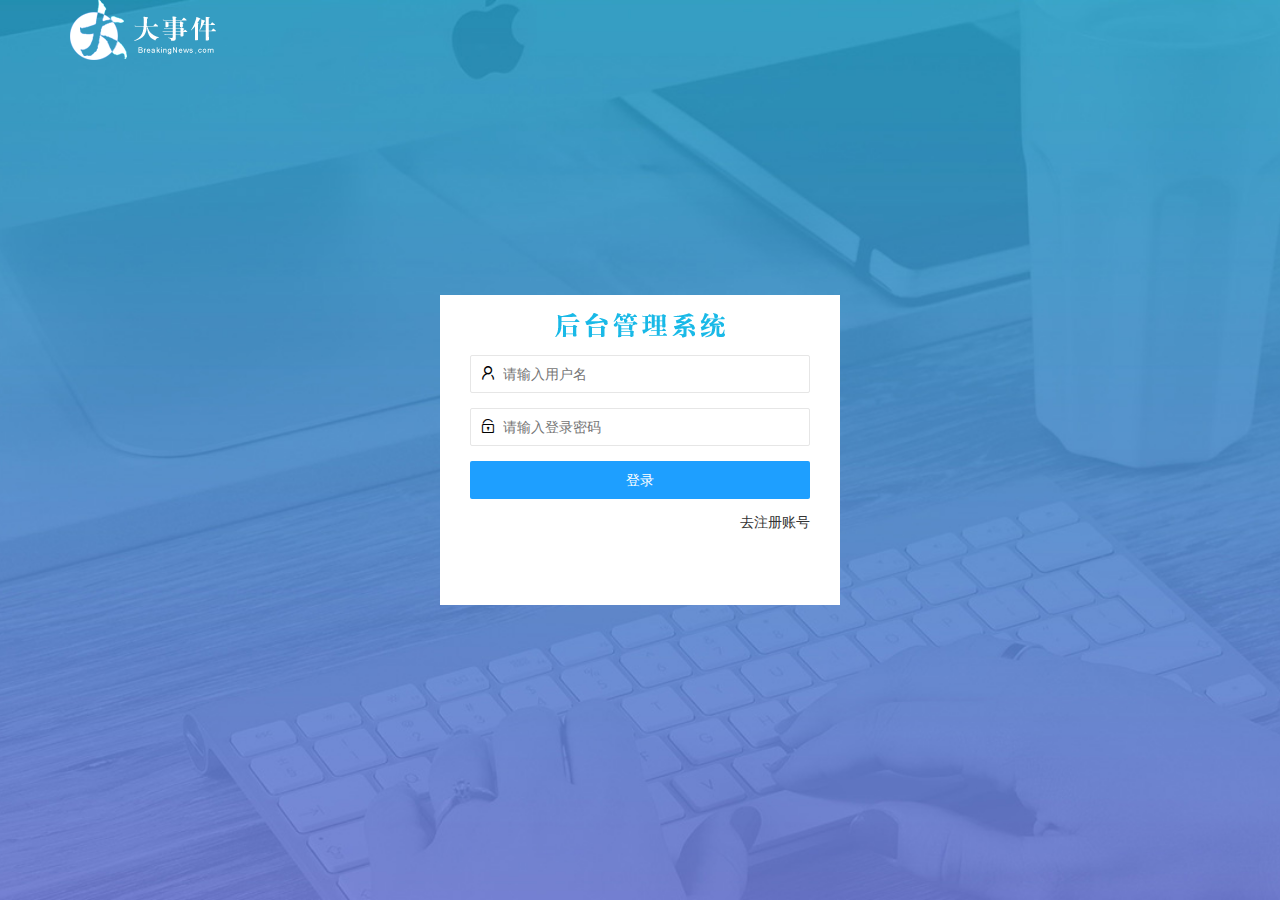
<file: login.html>
<!DOCTYPE html>
<html lang="en">

<head>
    <meta charset="UTF-8">
    <meta http-equiv="X-UA-Compatible" content="IE=edge">
    <meta name="viewport" content="width=device-width, initial-scale=1.0">
    <title>大事件-登录/注册</title>
    <!-- 导入layui的样式 -->
    <link rel="stylesheet" href="/assets/lib/layui/css/layui.css">
    <!-- 导入自己的css样式 -->
    <link rel="stylesheet" href="./assets/css/login.css">
</head>

<body>
    <!-- 头部的log区域 -->
    <div class="layui-main">
        <img src="/assets/images/logo.png" alt="">
    </div>


    <!-- 登录注册区域 -->
    <div class="loginAndRegBox">
        <div class="title-box"></div>
        <!-- 登录的页面 -->
        <div class="login-box">
            <!-- 登录的表单 -->
            <form class="layui-form" id="form_login">
                <!-- 用户名 -->
                <div class="layui-form-item">
                    <i class="layui-icon layui-icon-username"></i>
                    <input type="text" name="username" required lay-verify="required" placeholder="请输入用户名" autocomplete="off" class="layui-input">
                </div>
                <!-- 密码 -->
                <div class="layui-form-item">
                    <i class="layui-icon layui-icon-password"></i>
                    <input type="password" name="password" required lay-verify="required|pwd" placeholder="请输入登录密码" autocomplete="off" class="layui-input">
                </div>
                <!-- 登录按钮 -->
                <div class="layui-form-item">
                    <!-- 注意：提交按钮和普通按钮的区别。就是lay-submit属性 -->
                    <button class="layui-btn layui-btn-fluid layui-btn-normal" lay-submit>登录</button>
                </div>
                <div class="layui-form-item">
                    <a href="javascript:;" class="links" id="link_reg">去注册账号</a>
                </div>
            </form>

        </div>

        <!-- 注册的页面 -->
        <div class="reg-box">
            <!--  -->
            <form class="layui-form" id="form_reg">
                <!-- 用户名 -->
                <div class="layui-form-item">
                    <i class="layui-icon layui-icon-username"></i>
                    <input type="text" name="username" required lay-verify="required" placeholder="请输入用户名" autocomplete="off" class="layui-input">
                </div>
                <!--  密码-->
                <div class="layui-form-item">
                    <i class="layui-icon layui-icon-password"></i>
                    <input type="password" name="password" required lay-verify="required|pwd" placeholder="请输入登录密码" autocomplete="off" class="layui-input">
                </div>
                <!-- 确认密码 -->
                <div class="layui-form-item">
                    <i class="layui-icon layui-icon-password"></i>
                    <input type="password" name="repassword" required lay-verify="required|pwd|repwd" placeholder="再次确认密码" autocomplete="off" class="layui-input">
                </div>
                <!-- 注册按钮 -->
                <div class="layui-form-item">
                    <!-- 注意：提交按钮和普通按钮的区别。就是lay-submit属性 -->
                    <button class="layui-btn layui-btn-fluid layui-btn-normal" lay-submit>注册</button>
                </div>
                <div class="layui-form-item">
                    <a href="javascript:;" class="links" id="link_login">去登录</a>
                </div>
            </form>

        </div>
    </div>
    <!-- 导入layui的js文件 -->
    <script src="/assets/lib/layui/layui.all.js"></script>
    <!-- 导入jQuery -->
    <script src="/assets/lib/jquery.js"></script>
    <!-- 导入自己封装的 baseAPI.js -->
    <script src="/assets/js/baseAPI.js"></script>
    <!-- 导入自己的javascript脚本 -->
    <script src="/assets/js/login.js"></script>
</body>

</html>
</file>
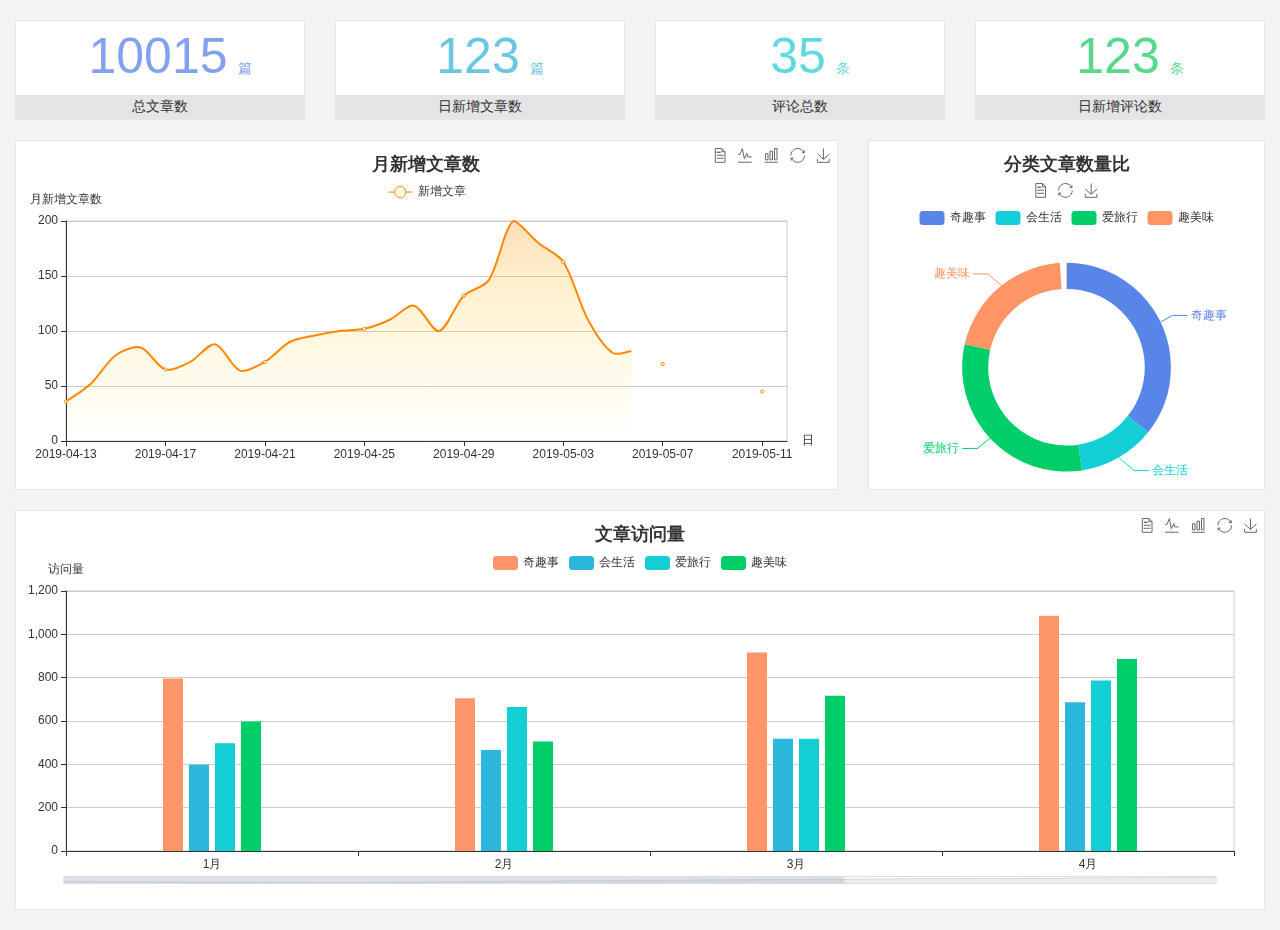
<file: home/dashboard.html>
<!DOCTYPE html>
<html lang="en">

<head>
  <meta charset="UTF-8">
  <meta name="viewport" content="width=device-width, initial-scale=1.0">
  <meta http-equiv="X-UA-Compatible" content="ie=edge">
  <title>图表统计</title>
  <link rel="stylesheet" href="../../assets/lib/bootstrap.css" />
  <link rel="stylesheet" href="../../assets/lib/main.css" />
  <script src="../../assets/lib/jquery.js"></script>
  <script type="text/javascript" src="../../assets/lib/echarts.min.js"></script>
</head>

<body>
  <div class="container-fluid">
    <div class="row spannel_list">
      <div class="col-sm-3 col-xs-6">
        <div class="spannel">
          <em>10015</em><span>篇</span>
          <b>总文章数</b>
        </div>
      </div>
      <div class="col-sm-3 col-xs-6">
        <div class="spannel scolor01">
          <em>123</em><span>篇</span>
          <b>日新增文章数</b>
        </div>
      </div>
      <div class="col-sm-3 col-xs-6">
        <div class="spannel scolor02">
          <em>35</em><span>条</span>
          <b>评论总数</b>
        </div>
      </div>
      <div class="col-sm-3 col-xs-6">
        <div class="spannel scolor03">
          <em>123</em><span>条</span>
          <b>日新增评论数</b>
        </div>
      </div>
    </div>
  </div>

  <div class="container-fluid">
    <div class="row curve-pie">
      <div class="col-lg-8 col-md-8">
        <div class="gragh_pannel" id="curve_show"></div>
      </div>
      <div class="col-lg-4 col-md-4">
        <div class="gragh_pannel" id="pie_show"></div>
      </div>
    </div>
  </div>

  <div class="container-fluid">
    <div class="column_pannel" id="column_show"></div>
  </div>

  <script>
    var oChart = echarts.init(document.getElementById('curve_show'));
    var aList_all = [
      { 'count': 36, 'date': '2019-04-13' },
      { 'count': 52, 'date': '2019-04-14' },
      { 'count': 78, 'date': '2019-04-15' },
      { 'count': 85, 'date': '2019-04-16' },
      { 'count': 65, 'date': '2019-04-17' },
      { 'count': 72, 'date': '2019-04-18' },
      { 'count': 88, 'date': '2019-04-19' },
      { 'count': 64, 'date': '2019-04-20' },
      { 'count': 72, 'date': '2019-04-21' },
      { 'count': 90, 'date': '2019-04-22' },
      { 'count': 96, 'date': '2019-04-23' },
      { 'count': 100, 'date': '2019-04-24' },
      { 'count': 102, 'date': '2019-04-25' },
      { 'count': 110, 'date': '2019-04-26' },
      { 'count': 123, 'date': '2019-04-27' },
      { 'count': 100, 'date': '2019-04-28' },
      { 'count': 132, 'date': '2019-04-29' },
      { 'count': 146, 'date': '2019-04-30' },
      { 'count': 200, 'date': '2019-05-01' },
      { 'count': 180, 'date': '2019-05-02' },
      { 'count': 163, 'date': '2019-05-03' },
      { 'count': 110, 'date': '2019-05-04' },
      { 'count': 80, 'date': '2019-05-05' },
      { 'count': 82, 'date': '2019-05-06' },
      { 'count': 70, 'date': '2019-05-07' },
      { 'count': 65, 'date': '2019-05-08' },
      { 'count': 54, 'date': '2019-05-09' },
      { 'count': 40, 'date': '2019-05-10' },
      { 'count': 45, 'date': '2019-05-11' },
      { 'count': 38, 'date': '2019-05-12' },
    ];

    let aCount = [];
    let aDate = [];

    for (var i = 0; i < aList_all.length; i++) {
      aCount.push(aList_all[i].count);
      aDate.push(aList_all[i].date);
    }

    var chartopt = {
      title: {
        text: '月新增文章数',
        left: 'center',
        top: '10'
      },
      tooltip: {
        trigger: 'axis'
      },
      legend: {
        data: ['新增文章'],
        top: '40'
      },
      toolbox: {
        show: true,
        feature: {
          mark: { show: true },
          dataView: { show: true, readOnly: false },
          magicType: { show: true, type: ['line', 'bar'] },
          restore: { show: true },
          saveAsImage: { show: true }
        }
      },
      calculable: true,
      xAxis: [
        {
          name: '日',
          type: 'category',
          boundaryGap: false,
          data: aDate
        }
      ],
      yAxis: [
        {
          name: '月新增文章数',
          type: 'value'
        }
      ],
      series: [
        {
          name: '新增文章',
          type: 'line',
          smooth: true,
          itemStyle: { normal: { areaStyle: { type: 'default' }, color: '#f80' }, lineStyle: { color: '#f80' } },
          data: aCount
        }],
      areaStyle: {
        normal: {
          color: new echarts.graphic.LinearGradient(0, 0, 0, 1, [{
            offset: 0,
            color: 'rgba(255,136,0,0.39)'
          }, {
            offset: .34,
            color: 'rgba(255,180,0,0.25)'
          }, {
            offset: 1,
            color: 'rgba(255,222,0,0.00)'
          }])

        }
      },
      grid: {
        show: true,
        x: 50,
        x2: 50,
        y: 80,
        height: 220
      }
    };

    oChart.setOption(chartopt);


    var oPie = echarts.init(document.getElementById('pie_show'));
    var oPieopt =
    {
      title: {
        top: 10,
        text: '分类文章数量比',
        x: 'center'
      },
      tooltip: {
        trigger: 'item',
        formatter: "{a} <br/>{b} : {c} ({d}%)"
      },
      color: ['#5885e8', '#13cfd5', '#00ce68', '#ff9565'],
      legend: {
        x: 'center',
        top: 65,
        data: ['奇趣事', '会生活', '爱旅行', '趣美味']
      },
      toolbox: {
        show: true,
        x: 'center',
        top: 35,
        feature: {
          mark: { show: true },
          dataView: { show: true, readOnly: false },
          magicType: {
            show: true,
            type: ['pie', 'funnel'],
            option: {
              funnel: {
                x: '25%',
                width: '50%',
                funnelAlign: 'left',
                max: 1548
              }
            }
          },
          restore: { show: true },
          saveAsImage: { show: true }
        }
      },
      calculable: true,
      series: [
        {
          name: '访问来源',
          type: 'pie',
          radius: ['45%', '60%'],
          center: ['50%', '65%'],
          data: [
            { value: 300, name: '奇趣事' },
            { value: 100, name: '会生活' },
            { value: 260, name: '爱旅行' },
            { value: 180, name: '趣美味' }
          ]
        }
      ]
    };
    oPie.setOption(oPieopt);



    var oColumn = this.echarts.init(document.getElementById('column_show'));
    var oColumnopt =
    {
      title: {
        text: '文章访问量',
        left: 'center',
        top: '10'
      },
      tooltip: {
        trigger: 'axis'
      },
      legend: {
        data: ['奇趣事', '会生活', '爱旅行', '趣美味'],
        top: '40'
      },
      toolbox: {
        show: true,
        feature: {
          mark: { show: true },
          dataView: { show: true, readOnly: false },
          magicType: { show: true, type: ['line', 'bar'] },
          restore: { show: true },
          saveAsImage: { show: true }
        }
      },
      calculable: true,
      xAxis: [
        {
          type: 'category',
          data: ['1月', '2月', '3月', '4月', '5月']
        }
      ],
      yAxis: [
        {
          name: '访问量',
          type: 'value'
        }
      ],
      series: [
        {
          name: '奇趣事',
          type: 'bar',
          barWidth: 20,
          itemStyle: {
            normal: { areaStyle: { type: 'default' }, color: '#fd956a' }
          },
          data: [800, 708, 920, 1090, 1200]
        },
        {
          name: '会生活',
          type: 'bar',
          barWidth: 20,
          itemStyle: {
            normal: { areaStyle: { type: 'default' }, color: '#2bb6db' }
          },
          data: [400, 468, 520, 690, 800]
        },
        {
          name: '爱旅行',
          type: 'bar',
          barWidth: 20,
          itemStyle: {
            normal: { areaStyle: { type: 'default' }, color: '#13cfd5' }
          },
          data: [500, 668, 520, 790, 900]
        },
        {
          name: '趣美味',
          type: 'bar',
          barWidth: 20,
          itemStyle: {
            normal: { areaStyle: { type: 'default' }, color: '#00ce68' }
          },
          data: [600, 508, 720, 890, 1000]
        }
      ],
      grid: {
        show: true,
        x: 50,
        x2: 30,
        y: 80,
        height: 260
      },
      dataZoom: [//给x轴设置滚动条
        {
          start: 0,//默认为0
          end: 100 - 1000 / 31,//默认为100
          type: 'slider',
          show: true,
          xAxisIndex: [0],
          handleSize: 0,//滑动条的 左右2个滑动条的大小
          height: 8,//组件高度
          left: 45, //左边的距离
          right: 50,//右边的距离
          bottom: 26,//右边的距离
          handleColor: '#ddd',//h滑动图标的颜色
          handleStyle: {
            borderColor: "#cacaca",
            borderWidth: "1",
            shadowBlur: 2,
            background: "#ddd",
            shadowColor: "#ddd",
          }
        }]
    };
    oColumn.setOption(oColumnopt);
  </script>
</body>

</html>
</file>
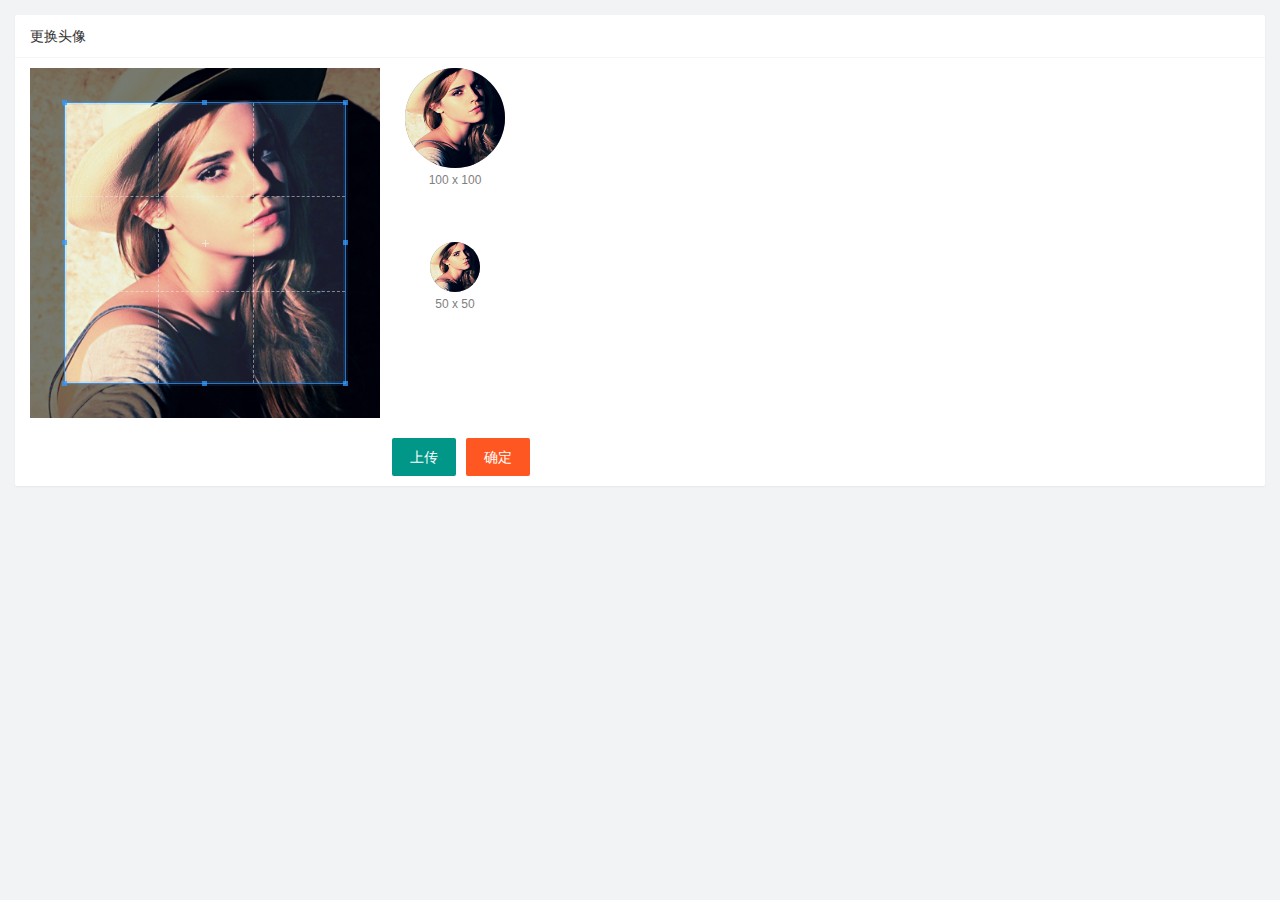
<file: user/user_avatar.html>
<!DOCTYPE html>
<html lang="en">

<head>
    <meta charset="UTF-8">
    <meta http-equiv="X-UA-Compatible" content="IE=edge">
    <meta name="viewport" content="width=device-width, initial-scale=1.0">
    <title>Document</title>
    <link rel="stylesheet" href="/assets/lib/layui/css/layui.css">
    <!-- 导入 `cropper.css` 样式表 -->
    <link rel="stylesheet" href="/assets/lib/cropper/cropper.css" />
    <link rel="stylesheet" href="/assets/css/user/user_avatar.css">
</head>

<body>
    <!-- 卡片区域 -->
    <div class="layui-card">
        <div class="layui-card-header">更换头像</div>
        <div class="layui-card-body">
            <!-- 第一行的图片裁剪和预览区域 -->
            <div class="row1">
                <!-- 图片裁剪区域 -->
                <div class="cropper-box">
                    <!-- 这个 img 标签很重要，将来会把它初始化为裁剪区域 -->
                    <img id="image" src="/assets/images/sample.jpg" />
                </div>
                <!-- 图片的预览区域 -->
                <div class="preview-box">
                    <div>
                        <!-- 宽高为 100px 的预览区域 -->
                        <div class="img-preview w100"></div>
                        <p class="size">100 x 100</p>
                    </div>
                    <div>
                        <!-- 宽高为 50px 的预览区域 -->
                        <div class="img-preview w50"></div>
                        <p class="size">50 x 50</p>
                    </div>
                </div>
            </div>

            <!-- 第二行的按钮区域 -->
            <div class="row2">
                <!-- 通过accept属性可以指定用户选择什么类型的文件 -->
                <input type="file" id="file" accept="image/png, image/jpeg">
                <button type="button" class="layui-btn" id="btnChooseImage">上传</button>
                <button type="button" class="layui-btn layui-btn-danger" id="btnUpload">确定</button>
            </div>
        </div>
    </div>






    <!-- 导入layui.js文件 -->
    <script src="/assets/lib/layui/layui.all.js"></script>
    <!-- 导入jQuery文件 -->
    <script src="/assets/lib/jquery.js"></script>
    <script src="/assets/lib/cropper/Cropper.js"></script>
    <script src="/assets/lib/cropper/jquery-cropper.js"></script>
    <!-- 导入baseAPI.js -->
    <script src="/assets/js/baseAPI.js"></script>
    <!-- 导入自己的js文件 -->
    <script src="/assets/js/user/user_avatar.js"></script>
</body>

</html>
</file>
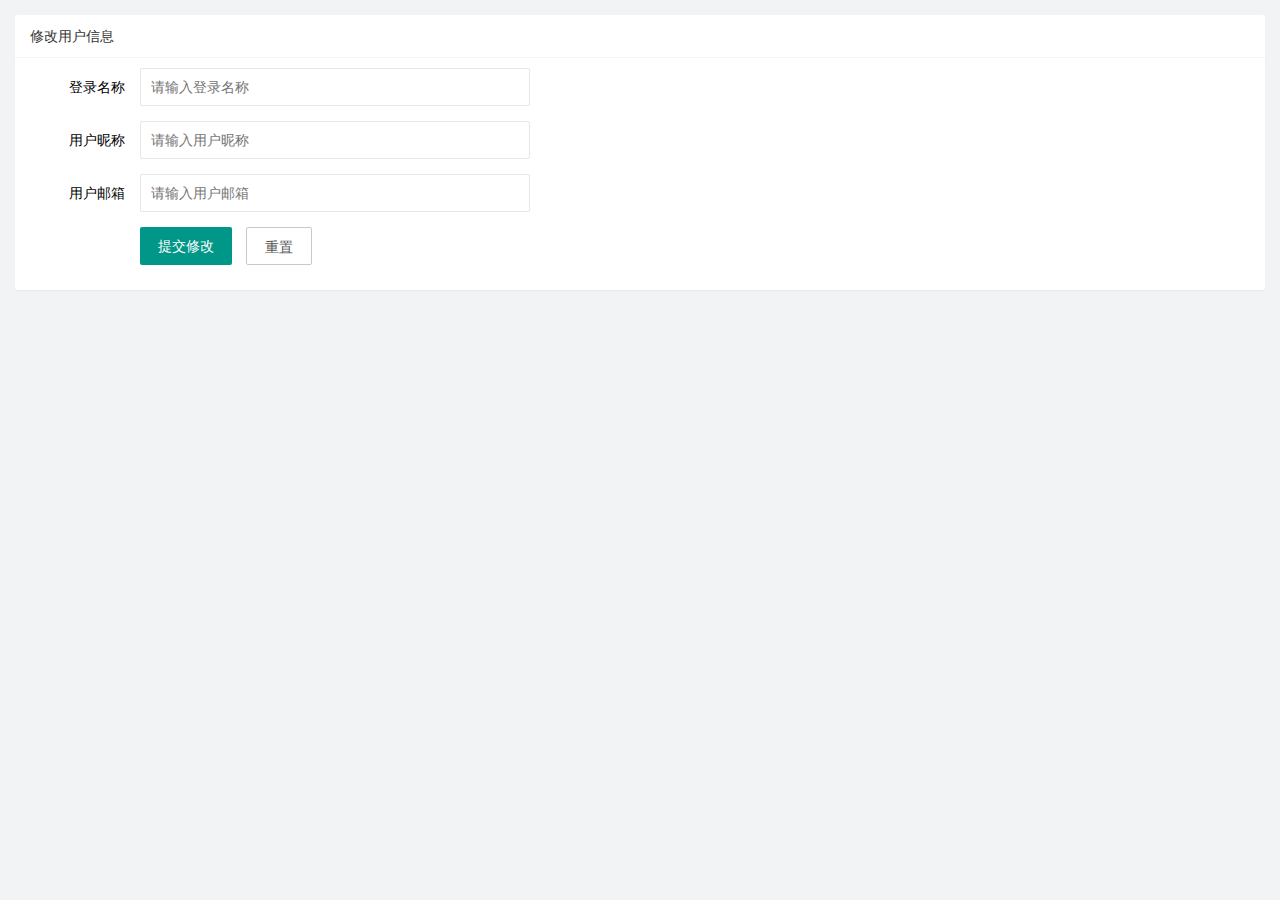
<file: user/user_info.html>
<!DOCTYPE html>
<html lang="en">

<head>
    <meta charset="UTF-8">
    <meta http-equiv="X-UA-Compatible" content="IE=edge">
    <meta name="viewport" content="width=device-width, initial-scale=1.0">
    <title>Document</title>
    <!-- 导入layui.css -->
    <link rel="stylesheet" href="/assets/lib/layui/css/layui.css">
    <!-- 导入自己的样式 -->
    <link rel="stylesheet" href="/assets/css/user/user_info.css">
</head>

<body>
    <!-- 卡片区 -->
    <div class="layui-card">
        <div class="layui-card-header">修改用户信息</div>
        <div class="layui-card-body">
            <!-- form表单区 -->
            <form class="layui-form" lay-filter="formUserInfo">
                <!-- 这是隐藏域 -->
                <input type="hidden" name="id">
                <div class="layui-form-item">
                    <label class="layui-form-label">登录名称</label>
                    <div class="layui-input-block">
                        <input type="text" name="username" required lay-verify="required" placeholder="请输入登录名称" autocomplete="off" class="layui-input" readonly='readonly'>
                    </div>
                </div>
                <div class="layui-form-item">
                    <label class="layui-form-label">用户昵称</label>
                    <div class="layui-input-block">
                        <input type="text" name="nickname" required lay-verify="required|nickname" placeholder="请输入用户昵称" autocomplete="off" class="layui-input">
                    </div>
                </div>
                <div class="layui-form-item">
                    <label class="layui-form-label">用户邮箱</label>
                    <div class="layui-input-block">
                        <input type="text" name="email" required lay-verify="required|email" placeholder="请输入用户邮箱" autocomplete="off" class="layui-input">
                    </div>
                </div>
                <div class="layui-form-item">
                    <div class="layui-input-block">
                        <button class="layui-btn" lay-submit lay-filter="formDemo">提交修改</button>
                        <button type="reset" class="layui-btn layui-btn-primary" id="btnReset">重置</button>
                    </div>
                </div>
            </form>
        </div>
    </div>

    <!-- 导入layui.js文件 -->
    <script src="/assets/lib/layui/layui.all.js"></script>
    <!-- 导入jQuery文件 -->
    <script src="/assets/lib/jquery.js"></script>
    <!-- 导入baseAPI.js -->
    <script src="/assets/js/baseAPI.js"></script>
    <!-- 导入自己的js文件 -->
    <script src="/assets/js/user/user_info.js"></script>
</body>

</html>
</file>
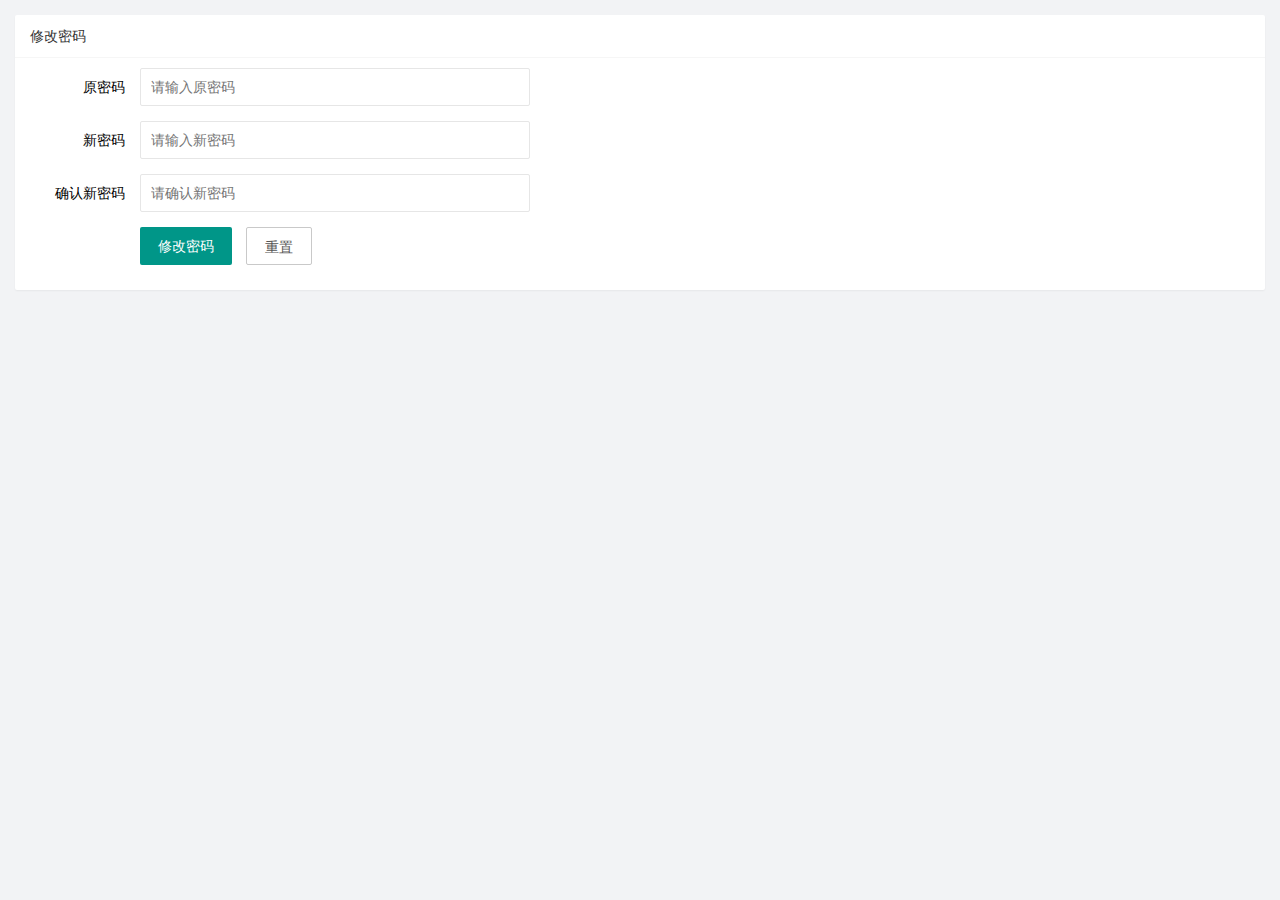
<file: user/user_pwd.html>
<!DOCTYPE html>
<html lang="en">

<head>
    <meta charset="UTF-8">
    <meta http-equiv="X-UA-Compatible" content="IE=edge">
    <meta name="viewport" content="width=device-width, initial-scale=1.0">
    <title>Document</title>
    <link rel="stylesheet" href="/assets/lib/layui/css/layui.css">
    <link rel="stylesheet" href="/assets/css/user/user_pwd.css">
</head>

<body>
    <div class="layui-card">
        <div class="layui-card-header">修改密码</div>
        <div class="layui-card-body">
            <form class="layui-form">
                <div class="layui-form-item">
                    <label class="layui-form-label">原密码</label>
                    <div class="layui-input-block">
                        <input type="password" name="oldPwd" required lay-verify="required|pwd" placeholder="请输入原密码" autocomplete="off" class="layui-input">
                    </div>
                </div>
                <div class="layui-form-item">
                    <label class="layui-form-label">新密码</label>
                    <div class="layui-input-block">
                        <input type="password" name="newPwd" required lay-verify="required|pwd|samePwd" placeholder="请输入新密码" autocomplete="off" class="layui-input">
                    </div>
                </div>
                <div class="layui-form-item">
                    <label class="layui-form-label">确认新密码</label>
                    <div class="layui-input-block">
                        <input type="password" name="rePwd" required lay-verify="required|pwd|rePwd" placeholder="请确认新密码" autocomplete="off" class="layui-input">
                    </div>
                </div>
                <div class="layui-form-item">
                    <div class="layui-input-block">
                        <button class="layui-btn" lay-submit lay-filter="formDemo">修改密码</button>
                        <button type="reset" class="layui-btn layui-btn-primary">重置</button>
                    </div>
                </div>
            </form>
        </div>
    </div>

    <!-- 导入layui.js文件 -->
    <script src="/assets/lib/layui/layui.all.js"></script>
    <!-- 导入jQuery文件 -->
    <script src="/assets/lib/jquery.js"></script>
    <!-- 导入baseAPI.js -->
    <script src="/assets/js/baseAPI.js"></script>
    <!-- 导入自己的user_pwd文件 -->
    <script src="/assets/js/user/user_pwd.js"></script>
</body>

</html>
</file>
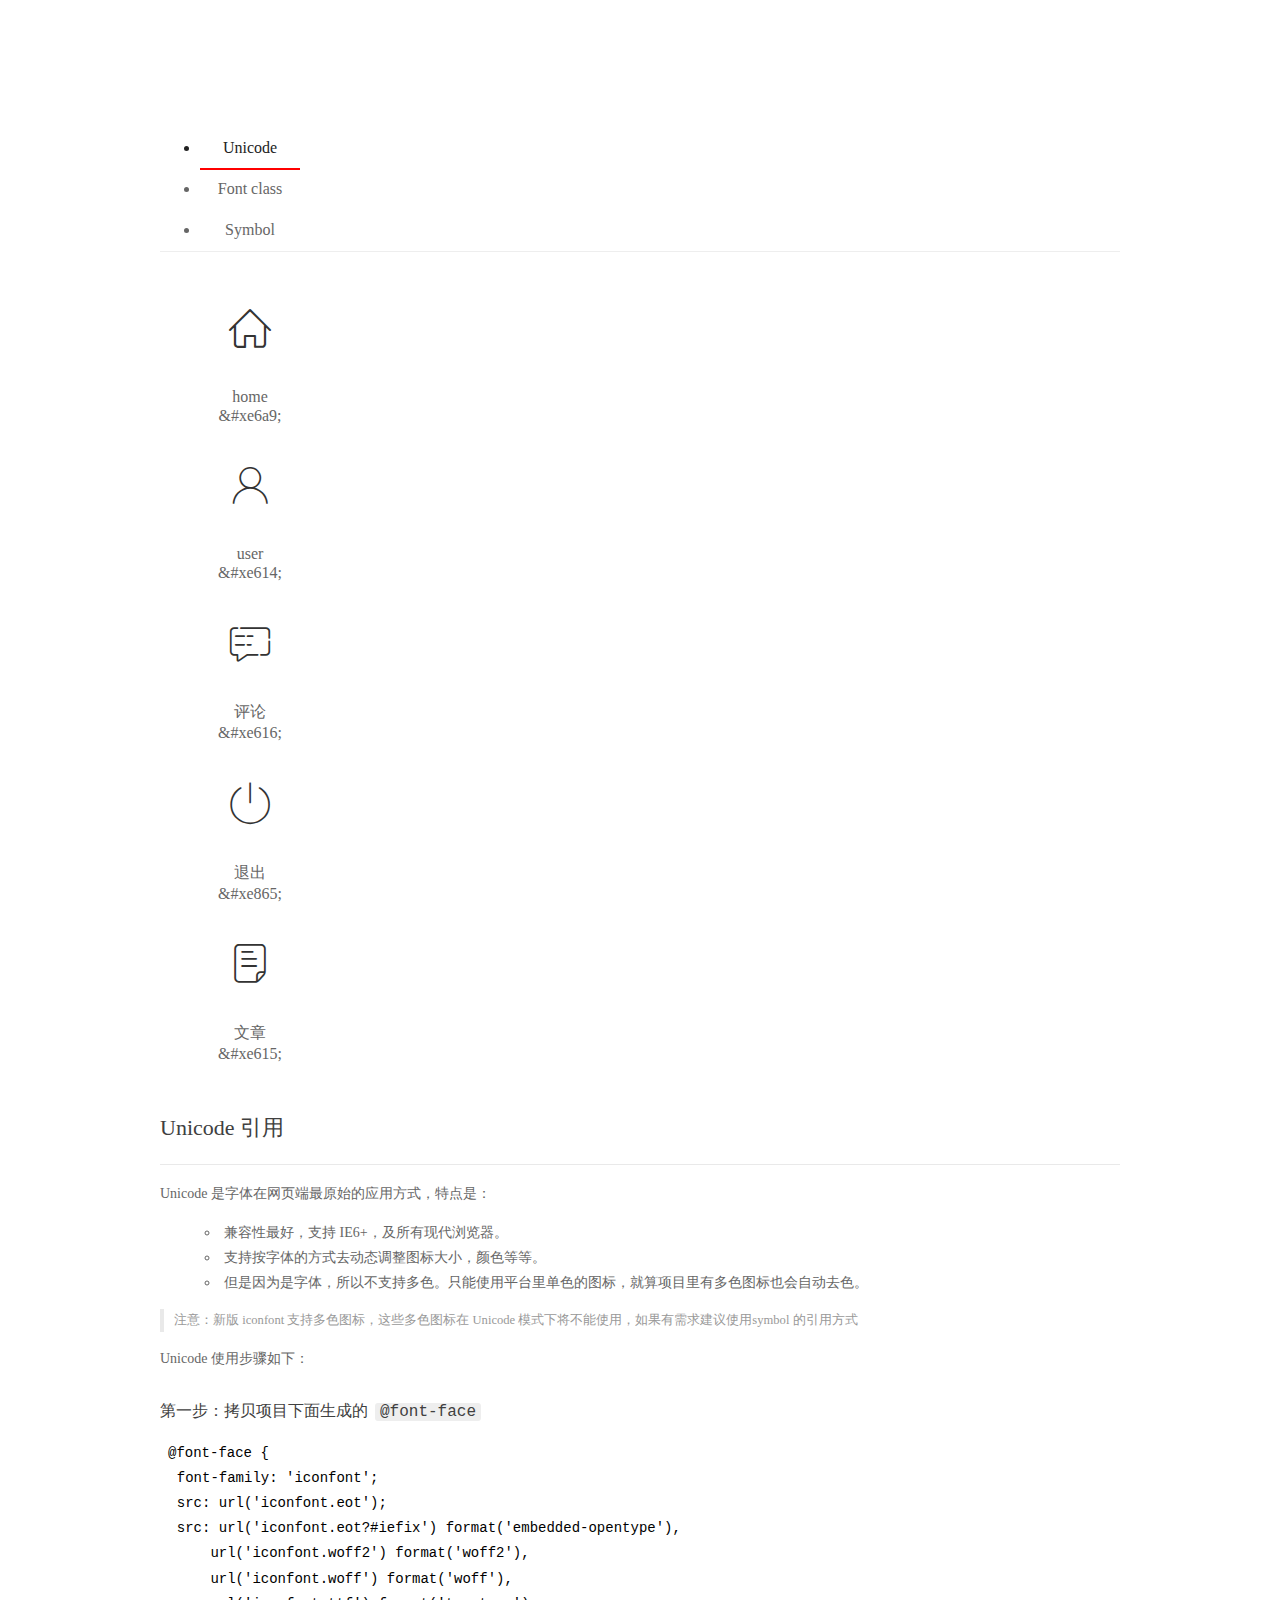
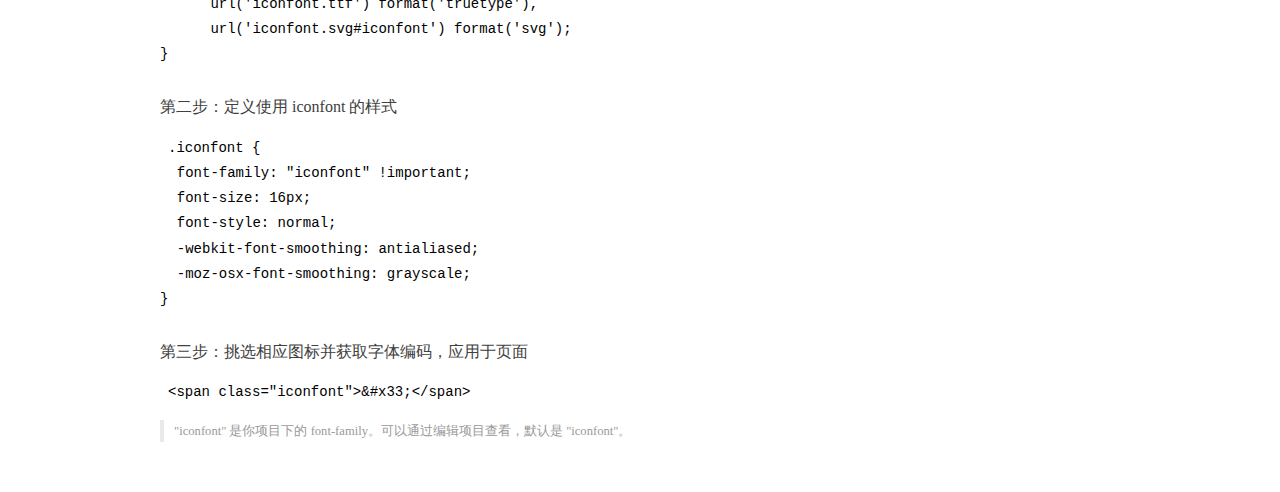
<file: assets/fonts/demo_index.html>
<!DOCTYPE html>
<html>
<head>
  <meta charset="utf-8"/>
  <title>IconFont Demo</title>
  <link rel="shortcut icon" href="https://gtms04.alicdn.com/tps/i4/TB1_oz6GVXXXXaFXpXXJDFnIXXX-64-64.ico" type="image/x-icon"/>
  <link rel="stylesheet" href="https://g.alicdn.com/thx/cube/1.3.2/cube.min.css">
  <link rel="stylesheet" href="demo.css">
  <link rel="stylesheet" href="iconfont.css">
  <script src="iconfont.js"></script>
  <!-- jQuery -->
  <script src="https://a1.alicdn.com/oss/uploads/2018/12/26/7bfddb60-08e8-11e9-9b04-53e73bb6408b.js"></script>
  <!-- 代码高亮 -->
  <script src="https://a1.alicdn.com/oss/uploads/2018/12/26/a3f714d0-08e6-11e9-8a15-ebf944d7534c.js"></script>
</head>
<body>
  <div class="main">
    <h1 class="logo"><a href="https://www.iconfont.cn/" title="iconfont 首页" target="_blank">&#xe86b;</a></h1>
    <div class="nav-tabs">
      <ul id="tabs" class="dib-box">
        <li class="dib active"><span>Unicode</span></li>
        <li class="dib"><span>Font class</span></li>
        <li class="dib"><span>Symbol</span></li>
      </ul>
      
    </div>
    <div class="tab-container">
      <div class="content unicode" style="display: block;">
          <ul class="icon_lists dib-box">
          
            <li class="dib">
              <span class="icon iconfont">&#xe6a9;</span>
                <div class="name">home</div>
                <div class="code-name">&amp;#xe6a9;</div>
              </li>
          
            <li class="dib">
              <span class="icon iconfont">&#xe614;</span>
                <div class="name">user</div>
                <div class="code-name">&amp;#xe614;</div>
              </li>
          
            <li class="dib">
              <span class="icon iconfont">&#xe616;</span>
                <div class="name">评论</div>
                <div class="code-name">&amp;#xe616;</div>
              </li>
          
            <li class="dib">
              <span class="icon iconfont">&#xe865;</span>
                <div class="name">退出</div>
                <div class="code-name">&amp;#xe865;</div>
              </li>
          
            <li class="dib">
              <span class="icon iconfont">&#xe615;</span>
                <div class="name">文章</div>
                <div class="code-name">&amp;#xe615;</div>
              </li>
          
          </ul>
          <div class="article markdown">
          <h2 id="unicode-">Unicode 引用</h2>
          <hr>

          <p>Unicode 是字体在网页端最原始的应用方式，特点是：</p>
          <ul>
            <li>兼容性最好，支持 IE6+，及所有现代浏览器。</li>
            <li>支持按字体的方式去动态调整图标大小，颜色等等。</li>
            <li>但是因为是字体，所以不支持多色。只能使用平台里单色的图标，就算项目里有多色图标也会自动去色。</li>
          </ul>
          <blockquote>
            <p>注意：新版 iconfont 支持多色图标，这些多色图标在 Unicode 模式下将不能使用，如果有需求建议使用symbol 的引用方式</p>
          </blockquote>
          <p>Unicode 使用步骤如下：</p>
          <h3 id="-font-face">第一步：拷贝项目下面生成的 <code>@font-face</code></h3>
<pre><code class="language-css"
>@font-face {
  font-family: 'iconfont';
  src: url('iconfont.eot');
  src: url('iconfont.eot?#iefix') format('embedded-opentype'),
      url('iconfont.woff2') format('woff2'),
      url('iconfont.woff') format('woff'),
      url('iconfont.ttf') format('truetype'),
      url('iconfont.svg#iconfont') format('svg');
}
</code></pre>
          <h3 id="-iconfont-">第二步：定义使用 iconfont 的样式</h3>
<pre><code class="language-css"
>.iconfont {
  font-family: "iconfont" !important;
  font-size: 16px;
  font-style: normal;
  -webkit-font-smoothing: antialiased;
  -moz-osx-font-smoothing: grayscale;
}
</code></pre>
          <h3 id="-">第三步：挑选相应图标并获取字体编码，应用于页面</h3>
<pre>
<code class="language-html"
>&lt;span class="iconfont"&gt;&amp;#x33;&lt;/span&gt;
</code></pre>
          <blockquote>
            <p>"iconfont" 是你项目下的 font-family。可以通过编辑项目查看，默认是 "iconfont"。</p>
          </blockquote>
          </div>
      </div>
      <div class="content font-class">
        <ul class="icon_lists dib-box">
          
          <li class="dib">
            <span class="icon iconfont icon-home"></span>
            <div class="name">
              home
            </div>
            <div class="code-name">.icon-home
            </div>
          </li>
          
          <li class="dib">
            <span class="icon iconfont icon-user"></span>
            <div class="name">
              user
            </div>
            <div class="code-name">.icon-user
            </div>
          </li>
          
          <li class="dib">
            <span class="icon iconfont icon-pinglun"></span>
            <div class="name">
              评论
            </div>
            <div class="code-name">.icon-pinglun
            </div>
          </li>
          
          <li class="dib">
            <span class="icon iconfont icon-tuichu"></span>
            <div class="name">
              退出
            </div>
            <div class="code-name">.icon-tuichu
            </div>
          </li>
          
          <li class="dib">
            <span class="icon iconfont icon-16"></span>
            <div class="name">
              文章
            </div>
            <div class="code-name">.icon-16
            </div>
          </li>
          
        </ul>
        <div class="article markdown">
        <h2 id="font-class-">font-class 引用</h2>
        <hr>

        <p>font-class 是 Unicode 使用方式的一种变种，主要是解决 Unicode 书写不直观，语意不明确的问题。</p>
        <p>与 Unicode 使用方式相比，具有如下特点：</p>
        <ul>
          <li>兼容性良好，支持 IE8+，及所有现代浏览器。</li>
          <li>相比于 Unicode 语意明确，书写更直观。可以很容易分辨这个 icon 是什么。</li>
          <li>因为使用 class 来定义图标，所以当要替换图标时，只需要修改 class 里面的 Unicode 引用。</li>
          <li>不过因为本质上还是使用的字体，所以多色图标还是不支持的。</li>
        </ul>
        <p>使用步骤如下：</p>
        <h3 id="-fontclass-">第一步：引入项目下面生成的 fontclass 代码：</h3>
<pre><code class="language-html">&lt;link rel="stylesheet" href="./iconfont.css"&gt;
</code></pre>
        <h3 id="-">第二步：挑选相应图标并获取类名，应用于页面：</h3>
<pre><code class="language-html">&lt;span class="iconfont icon-xxx"&gt;&lt;/span&gt;
</code></pre>
        <blockquote>
          <p>"
            iconfont" 是你项目下的 font-family。可以通过编辑项目查看，默认是 "iconfont"。</p>
        </blockquote>
      </div>
      </div>
      <div class="content symbol">
          <ul class="icon_lists dib-box">
          
            <li class="dib">
                <svg class="icon svg-icon" aria-hidden="true">
                  <use xlink:href="#icon-home"></use>
                </svg>
                <div class="name">home</div>
                <div class="code-name">#icon-home</div>
            </li>
          
            <li class="dib">
                <svg class="icon svg-icon" aria-hidden="true">
                  <use xlink:href="#icon-user"></use>
                </svg>
                <div class="name">user</div>
                <div class="code-name">#icon-user</div>
            </li>
          
            <li class="dib">
                <svg class="icon svg-icon" aria-hidden="true">
                  <use xlink:href="#icon-pinglun"></use>
                </svg>
                <div class="name">评论</div>
                <div class="code-name">#icon-pinglun</div>
            </li>
          
            <li class="dib">
                <svg class="icon svg-icon" aria-hidden="true">
                  <use xlink:href="#icon-tuichu"></use>
                </svg>
                <div class="name">退出</div>
                <div class="code-name">#icon-tuichu</div>
            </li>
          
            <li class="dib">
                <svg class="icon svg-icon" aria-hidden="true">
                  <use xlink:href="#icon-16"></use>
                </svg>
                <div class="name">文章</div>
                <div class="code-name">#icon-16</div>
            </li>
          
          </ul>
          <div class="article markdown">
          <h2 id="symbol-">Symbol 引用</h2>
          <hr>

          <p>这是一种全新的使用方式，应该说这才是未来的主流，也是平台目前推荐的用法。相关介绍可以参考这篇<a href="">文章</a>
            这种用法其实是做了一个 SVG 的集合，与另外两种相比具有如下特点：</p>
          <ul>
            <li>支持多色图标了，不再受单色限制。</li>
            <li>通过一些技巧，支持像字体那样，通过 <code>font-size</code>, <code>color</code> 来调整样式。</li>
            <li>兼容性较差，支持 IE9+，及现代浏览器。</li>
            <li>浏览器渲染 SVG 的性能一般，还不如 png。</li>
          </ul>
          <p>使用步骤如下：</p>
          <h3 id="-symbol-">第一步：引入项目下面生成的 symbol 代码：</h3>
<pre><code class="language-html">&lt;script src="./iconfont.js"&gt;&lt;/script&gt;
</code></pre>
          <h3 id="-css-">第二步：加入通用 CSS 代码（引入一次就行）：</h3>
<pre><code class="language-html">&lt;style&gt;
.icon {
  width: 1em;
  height: 1em;
  vertical-align: -0.15em;
  fill: currentColor;
  overflow: hidden;
}
&lt;/style&gt;
</code></pre>
          <h3 id="-">第三步：挑选相应图标并获取类名，应用于页面：</h3>
<pre><code class="language-html">&lt;svg class="icon" aria-hidden="true"&gt;
  &lt;use xlink:href="#icon-xxx"&gt;&lt;/use&gt;
&lt;/svg&gt;
</code></pre>
          </div>
      </div>

    </div>
  </div>
  <script>
  $(document).ready(function () {
      $('.tab-container .content:first').show()

      $('#tabs li').click(function (e) {
        var tabContent = $('.tab-container .content')
        var index = $(this).index()

        if ($(this).hasClass('active')) {
          return
        } else {
          $('#tabs li').removeClass('active')
          $(this).addClass('active')

          tabContent.hide().eq(index).fadeIn()
        }
      })
    })
  </script>
</body>
</html>
</file>
<file: assets/lib/layui/css/layui.css>
/** layui-v2.5.5 MIT License By https://www.layui.com */
 .layui-inline,img{display:inline-block;vertical-align:middle}h1,h2,h3,h4,h5,h6{font-weight:400}.layui-edge,.layui-header,.layui-inline,.layui-main{position:relative}.layui-body,.layui-edge,.layui-elip{overflow:hidden}.layui-btn,.layui-edge,.layui-inline,img{vertical-align:middle}.layui-btn,.layui-disabled,.layui-icon,.layui-unselect{-moz-user-select:none;-webkit-user-select:none;-ms-user-select:none}.layui-elip,.layui-form-checkbox span,.layui-form-pane .layui-form-label{text-overflow:ellipsis;white-space:nowrap}.layui-breadcrumb,.layui-tree-btnGroup{visibility:hidden}blockquote,body,button,dd,div,dl,dt,form,h1,h2,h3,h4,h5,h6,input,li,ol,p,pre,td,textarea,th,ul{margin:0;padding:0;-webkit-tap-highlight-color:rgba(0,0,0,0)}a:active,a:hover{outline:0}img{border:none}li{list-style:none}table{border-collapse:collapse;border-spacing:0}h4,h5,h6{font-size:100%}button,input,optgroup,option,select,textarea{font-family:inherit;font-size:inherit;font-style:inherit;font-weight:inherit;outline:0}pre{white-space:pre-wrap;white-space:-moz-pre-wrap;white-space:-pre-wrap;white-space:-o-pre-wrap;word-wrap:break-word}body{line-height:24px;font:14px Helvetica Neue,Helvetica,PingFang SC,Tahoma,Arial,sans-serif}hr{height:1px;margin:10px 0;border:0;clear:both}a{color:#333;text-decoration:none}a:hover{color:#777}a cite{font-style:normal;*cursor:pointer}.layui-border-box,.layui-border-box *{box-sizing:border-box}.layui-box,.layui-box *{box-sizing:content-box}.layui-clear{clear:both;*zoom:1}.layui-clear:after{content:'\20';clear:both;*zoom:1;display:block;height:0}.layui-inline{*display:inline;*zoom:1}.layui-edge{display:inline-block;width:0;height:0;border-width:6px;border-style:dashed;border-color:transparent}.layui-edge-top{top:-4px;border-bottom-color:#999;border-bottom-style:solid}.layui-edge-right{border-left-color:#999;border-left-style:solid}.layui-edge-bottom{top:2px;border-top-color:#999;border-top-style:solid}.layui-edge-left{border-right-color:#999;border-right-style:solid}.layui-disabled,.layui-disabled:hover{color:#d2d2d2!important;cursor:not-allowed!important}.layui-circle{border-radius:100%}.layui-show{display:block!important}.layui-hide{display:none!important}@font-face{font-family:layui-icon;src:url(../font/iconfont.eot?v=250);src:url(../font/iconfont.eot?v=250#iefix) format('embedded-opentype'),url(../font/iconfont.woff2?v=250) format('woff2'),url(../font/iconfont.woff?v=250) format('woff'),url(../font/iconfont.ttf?v=250) format('truetype'),url(../font/iconfont.svg?v=250#layui-icon) format('svg')}.layui-icon{font-family:layui-icon!important;font-size:16px;font-style:normal;-webkit-font-smoothing:antialiased;-moz-osx-font-smoothing:grayscale}.layui-icon-reply-fill:before{content:"\e611"}.layui-icon-set-fill:before{content:"\e614"}.layui-icon-menu-fill:before{content:"\e60f"}.layui-icon-search:before{content:"\e615"}.layui-icon-share:before{content:"\e641"}.layui-icon-set-sm:before{content:"\e620"}.layui-icon-engine:before{content:"\e628"}.layui-icon-close:before{content:"\1006"}.layui-icon-close-fill:before{content:"\1007"}.layui-icon-chart-screen:before{content:"\e629"}.layui-icon-star:before{content:"\e600"}.layui-icon-circle-dot:before{content:"\e617"}.layui-icon-chat:before{content:"\e606"}.layui-icon-release:before{content:"\e609"}.layui-icon-list:before{content:"\e60a"}.layui-icon-chart:before{content:"\e62c"}.layui-icon-ok-circle:before{content:"\1005"}.layui-icon-layim-theme:before{content:"\e61b"}.layui-icon-table:before{content:"\e62d"}.layui-icon-right:before{content:"\e602"}.layui-icon-left:before{content:"\e603"}.layui-icon-cart-simple:before{content:"\e698"}.layui-icon-face-cry:before{content:"\e69c"}.layui-icon-face-smile:before{content:"\e6af"}.layui-icon-survey:before{content:"\e6b2"}.layui-icon-tree:before{content:"\e62e"}.layui-icon-upload-circle:before{content:"\e62f"}.layui-icon-add-circle:before{content:"\e61f"}.layui-icon-download-circle:before{content:"\e601"}.layui-icon-templeate-1:before{content:"\e630"}.layui-icon-util:before{content:"\e631"}.layui-icon-face-surprised:before{content:"\e664"}.layui-icon-edit:before{content:"\e642"}.layui-icon-speaker:before{content:"\e645"}.layui-icon-down:before{content:"\e61a"}.layui-icon-file:before{content:"\e621"}.layui-icon-layouts:before{content:"\e632"}.layui-icon-rate-half:before{content:"\e6c9"}.layui-icon-add-circle-fine:before{content:"\e608"}.layui-icon-prev-circle:before{content:"\e633"}.layui-icon-read:before{content:"\e705"}.layui-icon-404:before{content:"\e61c"}.layui-icon-carousel:before{content:"\e634"}.layui-icon-help:before{content:"\e607"}.layui-icon-code-circle:before{content:"\e635"}.layui-icon-water:before{content:"\e636"}.layui-icon-username:before{content:"\e66f"}.layui-icon-find-fill:before{content:"\e670"}.layui-icon-about:before{content:"\e60b"}.layui-icon-location:before{content:"\e715"}.layui-icon-up:before{content:"\e619"}.layui-icon-pause:before{content:"\e651"}.layui-icon-date:before{content:"\e637"}.layui-icon-layim-uploadfile:before{content:"\e61d"}.layui-icon-delete:before{content:"\e640"}.layui-icon-play:before{content:"\e652"}.layui-icon-top:before{content:"\e604"}.layui-icon-friends:before{content:"\e612"}.layui-icon-refresh-3:before{content:"\e9aa"}.layui-icon-ok:before{content:"\e605"}.layui-icon-layer:before{content:"\e638"}.layui-icon-face-smile-fine:before{content:"\e60c"}.layui-icon-dollar:before{content:"\e659"}.layui-icon-group:before{content:"\e613"}.layui-icon-layim-download:before{content:"\e61e"}.layui-icon-picture-fine:before{content:"\e60d"}.layui-icon-link:before{content:"\e64c"}.layui-icon-diamond:before{content:"\e735"}.layui-icon-log:before{content:"\e60e"}.layui-icon-rate-solid:before{content:"\e67a"}.layui-icon-fonts-del:before{content:"\e64f"}.layui-icon-unlink:before{content:"\e64d"}.layui-icon-fonts-clear:before{content:"\e639"}.layui-icon-triangle-r:before{content:"\e623"}.layui-icon-circle:before{content:"\e63f"}.layui-icon-radio:before{content:"\e643"}.layui-icon-align-center:before{content:"\e647"}.layui-icon-align-right:before{content:"\e648"}.layui-icon-align-left:before{content:"\e649"}.layui-icon-loading-1:before{content:"\e63e"}.layui-icon-return:before{content:"\e65c"}.layui-icon-fonts-strong:before{content:"\e62b"}.layui-icon-upload:before{content:"\e67c"}.layui-icon-dialogue:before{content:"\e63a"}.layui-icon-video:before{content:"\e6ed"}.layui-icon-headset:before{content:"\e6fc"}.layui-icon-cellphone-fine:before{content:"\e63b"}.layui-icon-add-1:before{content:"\e654"}.layui-icon-face-smile-b:before{content:"\e650"}.layui-icon-fonts-html:before{content:"\e64b"}.layui-icon-form:before{content:"\e63c"}.layui-icon-cart:before{content:"\e657"}.layui-icon-camera-fill:before{content:"\e65d"}.layui-icon-tabs:before{content:"\e62a"}.layui-icon-fonts-code:before{content:"\e64e"}.layui-icon-fire:before{content:"\e756"}.layui-icon-set:before{content:"\e716"}.layui-icon-fonts-u:before{content:"\e646"}.layui-icon-triangle-d:before{content:"\e625"}.layui-icon-tips:before{content:"\e702"}.layui-icon-picture:before{content:"\e64a"}.layui-icon-more-vertical:before{content:"\e671"}.layui-icon-flag:before{content:"\e66c"}.layui-icon-loading:before{content:"\e63d"}.layui-icon-fonts-i:before{content:"\e644"}.layui-icon-refresh-1:before{content:"\e666"}.layui-icon-rmb:before{content:"\e65e"}.layui-icon-home:before{content:"\e68e"}.layui-icon-user:before{content:"\e770"}.layui-icon-notice:before{content:"\e667"}.layui-icon-login-weibo:before{content:"\e675"}.layui-icon-voice:before{content:"\e688"}.layui-icon-upload-drag:before{content:"\e681"}.layui-icon-login-qq:before{content:"\e676"}.layui-icon-snowflake:before{content:"\e6b1"}.layui-icon-file-b:before{content:"\e655"}.layui-icon-template:before{content:"\e663"}.layui-icon-auz:before{content:"\e672"}.layui-icon-console:before{content:"\e665"}.layui-icon-app:before{content:"\e653"}.layui-icon-prev:before{content:"\e65a"}.layui-icon-website:before{content:"\e7ae"}.layui-icon-next:before{content:"\e65b"}.layui-icon-component:before{content:"\e857"}.layui-icon-more:before{content:"\e65f"}.layui-icon-login-wechat:before{content:"\e677"}.layui-icon-shrink-right:before{content:"\e668"}.layui-icon-spread-left:before{content:"\e66b"}.layui-icon-camera:before{content:"\e660"}.layui-icon-note:before{content:"\e66e"}.layui-icon-refresh:before{content:"\e669"}.layui-icon-female:before{content:"\e661"}.layui-icon-male:before{content:"\e662"}.layui-icon-password:before{content:"\e673"}.layui-icon-senior:before{content:"\e674"}.layui-icon-theme:before{content:"\e66a"}.layui-icon-tread:before{content:"\e6c5"}.layui-icon-praise:before{content:"\e6c6"}.layui-icon-star-fill:before{content:"\e658"}.layui-icon-rate:before{content:"\e67b"}.layui-icon-template-1:before{content:"\e656"}.layui-icon-vercode:before{content:"\e679"}.layui-icon-cellphone:before{content:"\e678"}.layui-icon-screen-full:before{content:"\e622"}.layui-icon-screen-restore:before{content:"\e758"}.layui-icon-cols:before{content:"\e610"}.layui-icon-export:before{content:"\e67d"}.layui-icon-print:before{content:"\e66d"}.layui-icon-slider:before{content:"\e714"}.layui-icon-addition:before{content:"\e624"}.layui-icon-subtraction:before{content:"\e67e"}.layui-icon-service:before{content:"\e626"}.layui-icon-transfer:before{content:"\e691"}.layui-main{width:1140px;margin:0 auto}.layui-header{z-index:1000;height:60px}.layui-header a:hover{transition:all .5s;-webkit-transition:all .5s}.layui-side{position:fixed;left:0;top:0;bottom:0;z-index:999;width:200px;overflow-x:hidden}.layui-side-scroll{position:relative;width:220px;height:100%;overflow-x:hidden}.layui-body{position:absolute;left:200px;right:0;top:0;bottom:0;z-index:998;width:auto;overflow-y:auto;box-sizing:border-box}.layui-layout-body{overflow:hidden}.layui-layout-admin .layui-header{background-color:#23262E}.layui-layout-admin .layui-side{top:60px;width:200px;overflow-x:hidden}.layui-layout-admin .layui-body{position:fixed;top:60px;bottom:44px}.layui-layout-admin .layui-main{width:auto;margin:0 15px}.layui-layout-admin .layui-footer{position:fixed;left:200px;right:0;bottom:0;height:44px;line-height:44px;padding:0 15px;background-color:#eee}.layui-layout-admin .layui-logo{position:absolute;left:0;top:0;width:200px;height:100%;line-height:60px;text-align:center;color:#009688;font-size:16px}.layui-layout-admin .layui-header .layui-nav{background:0 0}.layui-layout-left{position:absolute!important;left:200px;top:0}.layui-layout-right{position:absolute!important;right:0;top:0}.layui-container{position:relative;margin:0 auto;padding:0 15px;box-sizing:border-box}.layui-fluid{position:relative;margin:0 auto;padding:0 15px}.layui-row:after,.layui-row:before{content:'';display:block;clear:both}.layui-col-lg1,.layui-col-lg10,.layui-col-lg11,.layui-col-lg12,.layui-col-lg2,.layui-col-lg3,.layui-col-lg4,.layui-col-lg5,.layui-col-lg6,.layui-col-lg7,.layui-col-lg8,.layui-col-lg9,.layui-col-md1,.layui-col-md10,.layui-col-md11,.layui-col-md12,.layui-col-md2,.layui-col-md3,.layui-col-md4,.layui-col-md5,.layui-col-md6,.layui-col-md7,.layui-col-md8,.layui-col-md9,.layui-col-sm1,.layui-col-sm10,.layui-col-sm11,.layui-col-sm12,.layui-col-sm2,.layui-col-sm3,.layui-col-sm4,.layui-col-sm5,.layui-col-sm6,.layui-col-sm7,.layui-col-sm8,.layui-col-sm9,.layui-col-xs1,.layui-col-xs10,.layui-col-xs11,.layui-col-xs12,.layui-col-xs2,.layui-col-xs3,.layui-col-xs4,.layui-col-xs5,.layui-col-xs6,.layui-col-xs7,.layui-col-xs8,.layui-col-xs9{position:relative;display:block;box-sizing:border-box}.layui-col-xs1,.layui-col-xs10,.layui-col-xs11,.layui-col-xs12,.layui-col-xs2,.layui-col-xs3,.layui-col-xs4,.layui-col-xs5,.layui-col-xs6,.layui-col-xs7,.layui-col-xs8,.layui-col-xs9{float:left}.layui-col-xs1{width:8.33333333%}.layui-col-xs2{width:16.66666667%}.layui-col-xs3{width:25%}.layui-col-xs4{width:33.33333333%}.layui-col-xs5{width:41.66666667%}.layui-col-xs6{width:50%}.layui-col-xs7{width:58.33333333%}.layui-col-xs8{width:66.66666667%}.layui-col-xs9{width:75%}.layui-col-xs10{width:83.33333333%}.layui-col-xs11{width:91.66666667%}.layui-col-xs12{width:100%}.layui-col-xs-offset1{margin-left:8.33333333%}.layui-col-xs-offset2{margin-left:16.66666667%}.layui-col-xs-offset3{margin-left:25%}.layui-col-xs-offset4{margin-left:33.33333333%}.layui-col-xs-offset5{margin-left:41.66666667%}.layui-col-xs-offset6{margin-left:50%}.layui-col-xs-offset7{margin-left:58.33333333%}.layui-col-xs-offset8{margin-left:66.66666667%}.layui-col-xs-offset9{margin-left:75%}.layui-col-xs-offset10{margin-left:83.33333333%}.layui-col-xs-offset11{margin-left:91.66666667%}.layui-col-xs-offset12{margin-left:100%}@media screen and (max-width:768px){.layui-hide-xs{display:none!important}.layui-show-xs-block{display:block!important}.layui-show-xs-inline{display:inline!important}.layui-show-xs-inline-block{display:inline-block!important}}@media screen and (min-width:768px){.layui-container{width:750px}.layui-hide-sm{display:none!important}.layui-show-sm-block{display:block!important}.layui-show-sm-inline{display:inline!important}.layui-show-sm-inline-block{display:inline-block!important}.layui-col-sm1,.layui-col-sm10,.layui-col-sm11,.layui-col-sm12,.layui-col-sm2,.layui-col-sm3,.layui-col-sm4,.layui-col-sm5,.layui-col-sm6,.layui-col-sm7,.layui-col-sm8,.layui-col-sm9{float:left}.layui-col-sm1{width:8.33333333%}.layui-col-sm2{width:16.66666667%}.layui-col-sm3{width:25%}.layui-col-sm4{width:33.33333333%}.layui-col-sm5{width:41.66666667%}.layui-col-sm6{width:50%}.layui-col-sm7{width:58.33333333%}.layui-col-sm8{width:66.66666667%}.layui-col-sm9{width:75%}.layui-col-sm10{width:83.33333333%}.layui-col-sm11{width:91.66666667%}.layui-col-sm12{width:100%}.layui-col-sm-offset1{margin-left:8.33333333%}.layui-col-sm-offset2{margin-left:16.66666667%}.layui-col-sm-offset3{margin-left:25%}.layui-col-sm-offset4{margin-left:33.33333333%}.layui-col-sm-offset5{margin-left:41.66666667%}.layui-col-sm-offset6{margin-left:50%}.layui-col-sm-offset7{margin-left:58.33333333%}.layui-col-sm-offset8{margin-left:66.66666667%}.layui-col-sm-offset9{margin-left:75%}.layui-col-sm-offset10{margin-left:83.33333333%}.layui-col-sm-offset11{margin-left:91.66666667%}.layui-col-sm-offset12{margin-left:100%}}@media screen and (min-width:992px){.layui-container{width:970px}.layui-hide-md{display:none!important}.layui-show-md-block{display:block!important}.layui-show-md-inline{display:inline!important}.layui-show-md-inline-block{display:inline-block!important}.layui-col-md1,.layui-col-md10,.layui-col-md11,.layui-col-md12,.layui-col-md2,.layui-col-md3,.layui-col-md4,.layui-col-md5,.layui-col-md6,.layui-col-md7,.layui-col-md8,.layui-col-md9{float:left}.layui-col-md1{width:8.33333333%}.layui-col-md2{width:16.66666667%}.layui-col-md3{width:25%}.layui-col-md4{width:33.33333333%}.layui-col-md5{width:41.66666667%}.layui-col-md6{width:50%}.layui-col-md7{width:58.33333333%}.layui-col-md8{width:66.66666667%}.layui-col-md9{width:75%}.layui-col-md10{width:83.33333333%}.layui-col-md11{width:91.66666667%}.layui-col-md12{width:100%}.layui-col-md-offset1{margin-left:8.33333333%}.layui-col-md-offset2{margin-left:16.66666667%}.layui-col-md-offset3{margin-left:25%}.layui-col-md-offset4{margin-left:33.33333333%}.layui-col-md-offset5{margin-left:41.66666667%}.layui-col-md-offset6{margin-left:50%}.layui-col-md-offset7{margin-left:58.33333333%}.layui-col-md-offset8{margin-left:66.66666667%}.layui-col-md-offset9{margin-left:75%}.layui-col-md-offset10{margin-left:83.33333333%}.layui-col-md-offset11{margin-left:91.66666667%}.layui-col-md-offset12{margin-left:100%}}@media screen and (min-width:1200px){.layui-container{width:1170px}.layui-hide-lg{display:none!important}.layui-show-lg-block{display:block!important}.layui-show-lg-inline{display:inline!important}.layui-show-lg-inline-block{display:inline-block!important}.layui-col-lg1,.layui-col-lg10,.layui-col-lg11,.layui-col-lg12,.layui-col-lg2,.layui-col-lg3,.layui-col-lg4,.layui-col-lg5,.layui-col-lg6,.layui-col-lg7,.layui-col-lg8,.layui-col-lg9{float:left}.layui-col-lg1{width:8.33333333%}.layui-col-lg2{width:16.66666667%}.layui-col-lg3{width:25%}.layui-col-lg4{width:33.33333333%}.layui-col-lg5{width:41.66666667%}.layui-col-lg6{width:50%}.layui-col-lg7{width:58.33333333%}.layui-col-lg8{width:66.66666667%}.layui-col-lg9{width:75%}.layui-col-lg10{width:83.33333333%}.layui-col-lg11{width:91.66666667%}.layui-col-lg12{width:100%}.layui-col-lg-offset1{margin-left:8.33333333%}.layui-col-lg-offset2{margin-left:16.66666667%}.layui-col-lg-offset3{margin-left:25%}.layui-col-lg-offset4{margin-left:33.33333333%}.layui-col-lg-offset5{margin-left:41.66666667%}.layui-col-lg-offset6{margin-left:50%}.layui-col-lg-offset7{margin-left:58.33333333%}.layui-col-lg-offset8{margin-left:66.66666667%}.layui-col-lg-offset9{margin-left:75%}.layui-col-lg-offset10{margin-left:83.33333333%}.layui-col-lg-offset11{margin-left:91.66666667%}.layui-col-lg-offset12{margin-left:100%}}.layui-col-space1{margin:-.5px}.layui-col-space1>*{padding:.5px}.layui-col-space3{margin:-1.5px}.layui-col-space3>*{padding:1.5px}.layui-col-space5{margin:-2.5px}.layui-col-space5>*{padding:2.5px}.layui-col-space8{margin:-3.5px}.layui-col-space8>*{padding:3.5px}.layui-col-space10{margin:-5px}.layui-col-space10>*{padding:5px}.layui-col-space12{margin:-6px}.layui-col-space12>*{padding:6px}.layui-col-space15{margin:-7.5px}.layui-col-space15>*{padding:7.5px}.layui-col-space18{margin:-9px}.layui-col-space18>*{padding:9px}.layui-col-space20{margin:-10px}.layui-col-space20>*{padding:10px}.layui-col-space22{margin:-11px}.layui-col-space22>*{padding:11px}.layui-col-space25{margin:-12.5px}.layui-col-space25>*{padding:12.5px}.layui-col-space30{margin:-15px}.layui-col-space30>*{padding:15px}.layui-btn,.layui-input,.layui-select,.layui-textarea,.layui-upload-button{outline:0;-webkit-appearance:none;transition:all .3s;-webkit-transition:all .3s;box-sizing:border-box}.layui-elem-quote{margin-bottom:10px;padding:15px;line-height:22px;border-left:5px solid #009688;border-radius:0 2px 2px 0;background-color:#f2f2f2}.layui-quote-nm{border-style:solid;border-width:1px 1px 1px 5px;background:0 0}.layui-elem-field{margin-bottom:10px;padding:0;border-width:1px;border-style:solid}.layui-elem-field legend{margin-left:20px;padding:0 10px;font-size:20px;font-weight:300}.layui-field-title{margin:10px 0 20px;border-width:1px 0 0}.layui-field-box{padding:10px 15px}.layui-field-title .layui-field-box{padding:10px 0}.layui-progress{position:relative;height:6px;border-radius:20px;background-color:#e2e2e2}.layui-progress-bar{position:absolute;left:0;top:0;width:0;max-width:100%;height:6px;border-radius:20px;text-align:right;background-color:#5FB878;transition:all .3s;-webkit-transition:all .3s}.layui-progress-big,.layui-progress-big .layui-progress-bar{height:18px;line-height:18px}.layui-progress-text{position:relative;top:-20px;line-height:18px;font-size:12px;color:#666}.layui-progress-big .layui-progress-text{position:static;padding:0 10px;color:#fff}.layui-collapse{border-width:1px;border-style:solid;border-radius:2px}.layui-colla-content,.layui-colla-item{border-top-width:1px;border-top-style:solid}.layui-colla-item:first-child{border-top:none}.layui-colla-title{position:relative;height:42px;line-height:42px;padding:0 15px 0 35px;color:#333;background-color:#f2f2f2;cursor:pointer;font-size:14px;overflow:hidden}.layui-colla-content{display:none;padding:10px 15px;line-height:22px;color:#666}.layui-colla-icon{position:absolute;left:15px;top:0;font-size:14px}.layui-card{margin-bottom:15px;border-radius:2px;background-color:#fff;box-shadow:0 1px 2px 0 rgba(0,0,0,.05)}.layui-card:last-child{margin-bottom:0}.layui-card-header{position:relative;height:42px;line-height:42px;padding:0 15px;border-bottom:1px solid #f6f6f6;color:#333;border-radius:2px 2px 0 0;font-size:14px}.layui-bg-black,.layui-bg-blue,.layui-bg-cyan,.layui-bg-green,.layui-bg-orange,.layui-bg-red{color:#fff!important}.layui-card-body{position:relative;padding:10px 15px;line-height:24px}.layui-card-body[pad15]{padding:15px}.layui-card-body[pad20]{padding:20px}.layui-card-body .layui-table{margin:5px 0}.layui-card .layui-tab{margin:0}.layui-panel-window{position:relative;padding:15px;border-radius:0;border-top:5px solid #E6E6E6;background-color:#fff}.layui-auxiliar-moving{position:fixed;left:0;right:0;top:0;bottom:0;width:100%;height:100%;background:0 0;z-index:9999999999}.layui-form-label,.layui-form-mid,.layui-form-select,.layui-input-block,.layui-input-inline,.layui-textarea{position:relative}.layui-bg-red{background-color:#FF5722!important}.layui-bg-orange{background-color:#FFB800!important}.layui-bg-green{background-color:#009688!important}.layui-bg-cyan{background-color:#2F4056!important}.layui-bg-blue{background-color:#1E9FFF!important}.layui-bg-black{background-color:#393D49!important}.layui-bg-gray{background-color:#eee!important;color:#666!important}.layui-badge-rim,.layui-colla-content,.layui-colla-item,.layui-collapse,.layui-elem-field,.layui-form-pane .layui-form-item[pane],.layui-form-pane .layui-form-label,.layui-input,.layui-layedit,.layui-layedit-tool,.layui-quote-nm,.layui-select,.layui-tab-bar,.layui-tab-card,.layui-tab-title,.layui-tab-title .layui-this:after,.layui-textarea{border-color:#e6e6e6}.layui-timeline-item:before,hr{background-color:#e6e6e6}.layui-text{line-height:22px;font-size:14px;color:#666}.layui-text h1,.layui-text h2,.layui-text h3{font-weight:500;color:#333}.layui-text h1{font-size:30px}.layui-text h2{font-size:24px}.layui-text h3{font-size:18px}.layui-text a:not(.layui-btn){color:#01AAED}.layui-text a:not(.layui-btn):hover{text-decoration:underline}.layui-text ul{padding:5px 0 5px 15px}.layui-text ul li{margin-top:5px;list-style-type:disc}.layui-text em,.layui-word-aux{color:#999!important;padding:0 5px!important}.layui-btn{display:inline-block;height:38px;line-height:38px;padding:0 18px;background-color:#009688;color:#fff;white-space:nowrap;text-align:center;font-size:14px;border:none;border-radius:2px;cursor:pointer}.layui-btn:hover{opacity:.8;filter:alpha(opacity=80);color:#fff}.layui-btn:active{opacity:1;filter:alpha(opacity=100)}.layui-btn+.layui-btn{margin-left:10px}.layui-btn-container{font-size:0}.layui-btn-container .layui-btn{margin-right:10px;margin-bottom:10px}.layui-btn-container .layui-btn+.layui-btn{margin-left:0}.layui-table .layui-btn-container .layui-btn{margin-bottom:9px}.layui-btn-radius{border-radius:100px}.layui-btn .layui-icon{margin-right:3px;font-size:18px;vertical-align:bottom;vertical-align:middle\9}.layui-btn-primary{border:1px solid #C9C9C9;background-color:#fff;color:#555}.layui-btn-primary:hover{border-color:#009688;color:#333}.layui-btn-normal{background-color:#1E9FFF}.layui-btn-warm{background-color:#FFB800}.layui-btn-danger{background-color:#FF5722}.layui-btn-checked{background-color:#5FB878}.layui-btn-disabled,.layui-btn-disabled:active,.layui-btn-disabled:hover{border:1px solid #e6e6e6;background-color:#FBFBFB;color:#C9C9C9;cursor:not-allowed;opacity:1}.layui-btn-lg{height:44px;line-height:44px;padding:0 25px;font-size:16px}.layui-btn-sm{height:30px;line-height:30px;padding:0 10px;font-size:12px}.layui-btn-sm i{font-size:16px!important}.layui-btn-xs{height:22px;line-height:22px;padding:0 5px;font-size:12px}.layui-btn-xs i{font-size:14px!important}.layui-btn-group{display:inline-block;vertical-align:middle;font-size:0}.layui-btn-group .layui-btn{margin-left:0!important;margin-right:0!important;border-left:1px solid rgba(255,255,255,.5);border-radius:0}.layui-btn-group .layui-btn-primary{border-left:none}.layui-btn-group .layui-btn-primary:hover{border-color:#C9C9C9;color:#009688}.layui-btn-group .layui-btn:first-child{border-left:none;border-radius:2px 0 0 2px}.layui-btn-group .layui-btn-primary:first-child{border-left:1px solid #c9c9c9}.layui-btn-group .layui-btn:last-child{border-radius:0 2px 2px 0}.layui-btn-group .layui-btn+.layui-btn{margin-left:0}.layui-btn-group+.layui-btn-group{margin-left:10px}.layui-btn-fluid{width:100%}.layui-input,.layui-select,.layui-textarea{height:38px;line-height:1.3;line-height:38px\9;border-width:1px;border-style:solid;background-color:#fff;border-radius:2px}.layui-input::-webkit-input-placeholder,.layui-select::-webkit-input-placeholder,.layui-textarea::-webkit-input-placeholder{line-height:1.3}.layui-input,.layui-textarea{display:block;width:100%;padding-left:10px}.layui-input:hover,.layui-textarea:hover{border-color:#D2D2D2!important}.layui-input:focus,.layui-textarea:focus{border-color:#C9C9C9!important}.layui-textarea{min-height:100px;height:auto;line-height:20px;padding:6px 10px;resize:vertical}.layui-select{padding:0 10px}.layui-form input[type=checkbox],.layui-form input[type=radio],.layui-form select{display:none}.layui-form [lay-ignore]{display:initial}.layui-form-item{margin-bottom:15px;clear:both;*zoom:1}.layui-form-item:after{content:'\20';clear:both;*zoom:1;display:block;height:0}.layui-form-label{float:left;display:block;padding:9px 15px;width:80px;font-weight:400;line-height:20px;text-align:right}.layui-form-label-col{display:block;float:none;padding:9px 0;line-height:20px;text-align:left}.layui-form-item .layui-inline{margin-bottom:5px;margin-right:10px}.layui-input-block{margin-left:110px;min-height:36px}.layui-input-inline{display:inline-block;vertical-align:middle}.layui-form-item .layui-input-inline{float:left;width:190px;margin-right:10px}.layui-form-text .layui-input-inline{width:auto}.layui-form-mid{float:left;display:block;padding:9px 0!important;line-height:20px;margin-right:10px}.layui-form-danger+.layui-form-select .layui-input,.layui-form-danger:focus{border-color:#FF5722!important}.layui-form-select .layui-input{padding-right:30px;cursor:pointer}.layui-form-select .layui-edge{position:absolute;right:10px;top:50%;margin-top:-3px;cursor:pointer;border-width:6px;border-top-color:#c2c2c2;border-top-style:solid;transition:all .3s;-webkit-transition:all .3s}.layui-form-select dl{display:none;position:absolute;left:0;top:42px;padding:5px 0;z-index:899;min-width:100%;border:1px solid #d2d2d2;max-height:300px;overflow-y:auto;background-color:#fff;border-radius:2px;box-shadow:0 2px 4px rgba(0,0,0,.12);box-sizing:border-box}.layui-form-select dl dd,.layui-form-select dl dt{padding:0 10px;line-height:36px;white-space:nowrap;overflow:hidden;text-overflow:ellipsis}.layui-form-select dl dt{font-size:12px;color:#999}.layui-form-select dl dd{cursor:pointer}.layui-form-select dl dd:hover{background-color:#f2f2f2;-webkit-transition:.5s all;transition:.5s all}.layui-form-select .layui-select-group dd{padding-left:20px}.layui-form-select dl dd.layui-select-tips{padding-left:10px!important;color:#999}.layui-form-select dl dd.layui-this{background-color:#5FB878;color:#fff}.layui-form-checkbox,.layui-form-select dl dd.layui-disabled{background-color:#fff}.layui-form-selected dl{display:block}.layui-form-checkbox,.layui-form-checkbox *,.layui-form-switch{display:inline-block;vertical-align:middle}.layui-form-selected .layui-edge{margin-top:-9px;-webkit-transform:rotate(180deg);transform:rotate(180deg);margin-top:-3px\9}:root .layui-form-selected .layui-edge{margin-top:-9px\0/IE9}.layui-form-selectup dl{top:auto;bottom:42px}.layui-select-none{margin:5px 0;text-align:center;color:#999}.layui-select-disabled .layui-disabled{border-color:#eee!important}.layui-select-disabled .layui-edge{border-top-color:#d2d2d2}.layui-form-checkbox{position:relative;height:30px;line-height:30px;margin-right:10px;padding-right:30px;cursor:pointer;font-size:0;-webkit-transition:.1s linear;transition:.1s linear;box-sizing:border-box}.layui-form-checkbox span{padding:0 10px;height:100%;font-size:14px;border-radius:2px 0 0 2px;background-color:#d2d2d2;color:#fff;overflow:hidden}.layui-form-checkbox:hover span{background-color:#c2c2c2}.layui-form-checkbox i{position:absolute;right:0;top:0;width:30px;height:28px;border:1px solid #d2d2d2;border-left:none;border-radius:0 2px 2px 0;color:#fff;font-size:20px;text-align:center}.layui-form-checkbox:hover i{border-color:#c2c2c2;color:#c2c2c2}.layui-form-checked,.layui-form-checked:hover{border-color:#5FB878}.layui-form-checked span,.layui-form-checked:hover span{background-color:#5FB878}.layui-form-checked i,.layui-form-checked:hover i{color:#5FB878}.layui-form-item .layui-form-checkbox{margin-top:4px}.layui-form-checkbox[lay-skin=primary]{height:auto!important;line-height:normal!important;min-width:18px;min-height:18px;border:none!important;margin-right:0;padding-left:28px;padding-right:0;background:0 0}.layui-form-checkbox[lay-skin=primary] span{padding-left:0;padding-right:15px;line-height:18px;background:0 0;color:#666}.layui-form-checkbox[lay-skin=primary] i{right:auto;left:0;width:16px;height:16px;line-height:16px;border:1px solid #d2d2d2;font-size:12px;border-radius:2px;background-color:#fff;-webkit-transition:.1s linear;transition:.1s linear}.layui-form-checkbox[lay-skin=primary]:hover i{border-color:#5FB878;color:#fff}.layui-form-checked[lay-skin=primary] i{border-color:#5FB878!important;background-color:#5FB878;color:#fff}.layui-checkbox-disbaled[lay-skin=primary] span{background:0 0!important;color:#c2c2c2}.layui-checkbox-disbaled[lay-skin=primary]:hover i{border-color:#d2d2d2}.layui-form-item .layui-form-checkbox[lay-skin=primary]{margin-top:10px}.layui-form-switch{position:relative;height:22px;line-height:22px;min-width:35px;padding:0 5px;margin-top:8px;border:1px solid #d2d2d2;border-radius:20px;cursor:pointer;background-color:#fff;-webkit-transition:.1s linear;transition:.1s linear}.layui-form-switch i{position:absolute;left:5px;top:3px;width:16px;height:16px;border-radius:20px;background-color:#d2d2d2;-webkit-transition:.1s linear;transition:.1s linear}.layui-form-switch em{position:relative;top:0;width:25px;margin-left:21px;padding:0!important;text-align:center!important;color:#999!important;font-style:normal!important;font-size:12px}.layui-form-onswitch{border-color:#5FB878;background-color:#5FB878}.layui-checkbox-disbaled,.layui-checkbox-disbaled i{border-color:#e2e2e2!important}.layui-form-onswitch i{left:100%;margin-left:-21px;background-color:#fff}.layui-form-onswitch em{margin-left:5px;margin-right:21px;color:#fff!important}.layui-checkbox-disbaled span{background-color:#e2e2e2!important}.layui-checkbox-disbaled:hover i{color:#fff!important}[lay-radio]{display:none}.layui-form-radio,.layui-form-radio *{display:inline-block;vertical-align:middle}.layui-form-radio{line-height:28px;margin:6px 10px 0 0;padding-right:10px;cursor:pointer;font-size:0}.layui-form-radio *{font-size:14px}.layui-form-radio>i{margin-right:8px;font-size:22px;color:#c2c2c2}.layui-form-radio>i:hover,.layui-form-radioed>i{color:#5FB878}.layui-radio-disbaled>i{color:#e2e2e2!important}.layui-form-pane .layui-form-label{width:110px;padding:8px 15px;height:38px;line-height:20px;border-width:1px;border-style:solid;border-radius:2px 0 0 2px;text-align:center;background-color:#FBFBFB;overflow:hidden;box-sizing:border-box}.layui-form-pane .layui-input-inline{margin-left:-1px}.layui-form-pane .layui-input-block{margin-left:110px;left:-1px}.layui-form-pane .layui-input{border-radius:0 2px 2px 0}.layui-form-pane .layui-form-text .layui-form-label{float:none;width:100%;border-radius:2px;box-sizing:border-box;text-align:left}.layui-form-pane .layui-form-text .layui-input-inline{display:block;margin:0;top:-1px;clear:both}.layui-form-pane .layui-form-text .layui-input-block{margin:0;left:0;top:-1px}.layui-form-pane .layui-form-text .layui-textarea{min-height:100px;border-radius:0 0 2px 2px}.layui-form-pane .layui-form-checkbox{margin:4px 0 4px 10px}.layui-form-pane .layui-form-radio,.layui-form-pane .layui-form-switch{margin-top:6px;margin-left:10px}.layui-form-pane .layui-form-item[pane]{position:relative;border-width:1px;border-style:solid}.layui-form-pane .layui-form-item[pane] .layui-form-label{position:absolute;left:0;top:0;height:100%;border-width:0 1px 0 0}.layui-form-pane .layui-form-item[pane] .layui-input-inline{margin-left:110px}@media screen and (max-width:450px){.layui-form-item .layui-form-label{text-overflow:ellipsis;overflow:hidden;white-space:nowrap}.layui-form-item .layui-inline{display:block;margin-right:0;margin-bottom:20px;clear:both}.layui-form-item .layui-inline:after{content:'\20';clear:both;display:block;height:0}.layui-form-item .layui-input-inline{display:block;float:none;left:-3px;width:auto;margin:0 0 10px 112px}.layui-form-item .layui-input-inline+.layui-form-mid{margin-left:110px;top:-5px;padding:0}.layui-form-item .layui-form-checkbox{margin-right:5px;margin-bottom:5px}}.layui-layedit{border-width:1px;border-style:solid;border-radius:2px}.layui-layedit-tool{padding:3px 5px;border-bottom-width:1px;border-bottom-style:solid;font-size:0}.layedit-tool-fixed{position:fixed;top:0;border-top:1px solid #e2e2e2}.layui-layedit-tool .layedit-tool-mid,.layui-layedit-tool .layui-icon{display:inline-block;vertical-align:middle;text-align:center;font-size:14px}.layui-layedit-tool .layui-icon{position:relative;width:32px;height:30px;line-height:30px;margin:3px 5px;color:#777;cursor:pointer;border-radius:2px}.layui-layedit-tool .layui-icon:hover{color:#393D49}.layui-layedit-tool .layui-icon:active{color:#000}.layui-layedit-tool .layedit-tool-active{background-color:#e2e2e2;color:#000}.layui-layedit-tool .layui-disabled,.layui-layedit-tool .layui-disabled:hover{color:#d2d2d2;cursor:not-allowed}.layui-layedit-tool .layedit-tool-mid{width:1px;height:18px;margin:0 10px;background-color:#d2d2d2}.layedit-tool-html{width:50px!important;font-size:30px!important}.layedit-tool-b,.layedit-tool-code,.layedit-tool-help{font-size:16px!important}.layedit-tool-d,.layedit-tool-face,.layedit-tool-image,.layedit-tool-unlink{font-size:18px!important}.layedit-tool-image input{position:absolute;font-size:0;left:0;top:0;width:100%;height:100%;opacity:.01;filter:Alpha(opacity=1);cursor:pointer}.layui-layedit-iframe iframe{display:block;width:100%}#LAY_layedit_code{overflow:hidden}.layui-laypage{display:inline-block;*display:inline;*zoom:1;vertical-align:middle;margin:10px 0;font-size:0}.layui-laypage>a:first-child,.layui-laypage>a:first-child em{border-radius:2px 0 0 2px}.layui-laypage>a:last-child,.layui-laypage>a:last-child em{border-radius:0 2px 2px 0}.layui-laypage>:first-child{margin-left:0!important}.layui-laypage>:last-child{margin-right:0!important}.layui-laypage a,.layui-laypage button,.layui-laypage input,.layui-laypage select,.layui-laypage span{border:1px solid #e2e2e2}.layui-laypage a,.layui-laypage span{display:inline-block;*display:inline;*zoom:1;vertical-align:middle;padding:0 15px;height:28px;line-height:28px;margin:0 -1px 5px 0;background-color:#fff;color:#333;font-size:12px}.layui-flow-more a *,.layui-laypage input,.layui-table-view select[lay-ignore]{display:inline-block}.layui-laypage a:hover{color:#009688}.layui-laypage em{font-style:normal}.layui-laypage .layui-laypage-spr{color:#999;font-weight:700}.layui-laypage a{text-decoration:none}.layui-laypage .layui-laypage-curr{position:relative}.layui-laypage .layui-laypage-curr em{position:relative;color:#fff}.layui-laypage .layui-laypage-curr .layui-laypage-em{position:absolute;left:-1px;top:-1px;padding:1px;width:100%;height:100%;background-color:#009688}.layui-laypage-em{border-radius:2px}.layui-laypage-next em,.layui-laypage-prev em{font-family:Sim sun;font-size:16px}.layui-laypage .layui-laypage-count,.layui-laypage .layui-laypage-limits,.layui-laypage .layui-laypage-refresh,.layui-laypage .layui-laypage-skip{margin-left:10px;margin-right:10px;padding:0;border:none}.layui-laypage .layui-laypage-limits,.layui-laypage .layui-laypage-refresh{vertical-align:top}.layui-laypage .layui-laypage-refresh i{font-size:18px;cursor:pointer}.layui-laypage select{height:22px;padding:3px;border-radius:2px;cursor:pointer}.layui-laypage .layui-laypage-skip{height:30px;line-height:30px;color:#999}.layui-laypage button,.layui-laypage input{height:30px;line-height:30px;border-radius:2px;vertical-align:top;background-color:#fff;box-sizing:border-box}.layui-laypage input{width:40px;margin:0 10px;padding:0 3px;text-align:center}.layui-laypage input:focus,.layui-laypage select:focus{border-color:#009688!important}.layui-laypage button{margin-left:10px;padding:0 10px;cursor:pointer}.layui-table,.layui-table-view{margin:10px 0}.layui-flow-more{margin:10px 0;text-align:center;color:#999;font-size:14px}.layui-flow-more a{height:32px;line-height:32px}.layui-flow-more a *{vertical-align:top}.layui-flow-more a cite{padding:0 20px;border-radius:3px;background-color:#eee;color:#333;font-style:normal}.layui-flow-more a cite:hover{opacity:.8}.layui-flow-more a i{font-size:30px;color:#737383}.layui-table{width:100%;background-color:#fff;color:#666}.layui-table tr{transition:all .3s;-webkit-transition:all .3s}.layui-table th{text-align:left;font-weight:400}.layui-table tbody tr:hover,.layui-table thead tr,.layui-table-click,.layui-table-header,.layui-table-hover,.layui-table-mend,.layui-table-patch,.layui-table-tool,.layui-table-total,.layui-table-total tr,.layui-table[lay-even] tr:nth-child(even){background-color:#f2f2f2}.layui-table td,.layui-table th,.layui-table-col-set,.layui-table-fixed-r,.layui-table-grid-down,.layui-table-header,.layui-table-page,.layui-table-tips-main,.layui-table-tool,.layui-table-total,.layui-table-view,.layui-table[lay-skin=line],.layui-table[lay-skin=row]{border-width:1px;border-style:solid;border-color:#e6e6e6}.layui-table td,.layui-table th{position:relative;padding:9px 15px;min-height:20px;line-height:20px;font-size:14px}.layui-table[lay-skin=line] td,.layui-table[lay-skin=line] th{border-width:0 0 1px}.layui-table[lay-skin=row] td,.layui-table[lay-skin=row] th{border-width:0 1px 0 0}.layui-table[lay-skin=nob] td,.layui-table[lay-skin=nob] th{border:none}.layui-table img{max-width:100px}.layui-table[lay-size=lg] td,.layui-table[lay-size=lg] th{padding:15px 30px}.layui-table-view .layui-table[lay-size=lg] .layui-table-cell{height:40px;line-height:40px}.layui-table[lay-size=sm] td,.layui-table[lay-size=sm] th{font-size:12px;padding:5px 10px}.layui-table-view .layui-table[lay-size=sm] .layui-table-cell{height:20px;line-height:20px}.layui-table[lay-data]{display:none}.layui-table-box{position:relative;overflow:hidden}.layui-table-view .layui-table{position:relative;width:auto;margin:0}.layui-table-view .layui-table[lay-skin=line]{border-width:0 1px 0 0}.layui-table-view .layui-table[lay-skin=row]{border-width:0 0 1px}.layui-table-view .layui-table td,.layui-table-view .layui-table th{padding:5px 0;border-top:none;border-left:none}.layui-table-view .layui-table th.layui-unselect .layui-table-cell span{cursor:pointer}.layui-table-view .layui-table td{cursor:default}.layui-table-view .layui-table td[data-edit=text]{cursor:text}.layui-table-view .layui-form-checkbox[lay-skin=primary] i{width:18px;height:18px}.layui-table-view .layui-form-radio{line-height:0;padding:0}.layui-table-view .layui-form-radio>i{margin:0;font-size:20px}.layui-table-init{position:absolute;left:0;top:0;width:100%;height:100%;text-align:center;z-index:110}.layui-table-init .layui-icon{position:absolute;left:50%;top:50%;margin:-15px 0 0 -15px;font-size:30px;color:#c2c2c2}.layui-table-header{border-width:0 0 1px;overflow:hidden}.layui-table-header .layui-table{margin-bottom:-1px}.layui-table-tool .layui-inline[lay-event]{position:relative;width:26px;height:26px;padding:5px;line-height:16px;margin-right:10px;text-align:center;color:#333;border:1px solid #ccc;cursor:pointer;-webkit-transition:.5s all;transition:.5s all}.layui-table-tool .layui-inline[lay-event]:hover{border:1px solid #999}.layui-table-tool-temp{padding-right:120px}.layui-table-tool-self{position:absolute;right:17px;top:10px}.layui-table-tool .layui-table-tool-self .layui-inline[lay-event]{margin:0 0 0 10px}.layui-table-tool-panel{position:absolute;top:29px;left:-1px;padding:5px 0;min-width:150px;min-height:40px;border:1px solid #d2d2d2;text-align:left;overflow-y:auto;background-color:#fff;box-shadow:0 2px 4px rgba(0,0,0,.12)}.layui-table-cell,.layui-table-tool-panel li{overflow:hidden;text-overflow:ellipsis;white-space:nowrap}.layui-table-tool-panel li{padding:0 10px;line-height:30px;-webkit-transition:.5s all;transition:.5s all}.layui-table-tool-panel li .layui-form-checkbox[lay-skin=primary]{width:100%;padding-left:28px}.layui-table-tool-panel li:hover{background-color:#f2f2f2}.layui-table-tool-panel li .layui-form-checkbox[lay-skin=primary] i{position:absolute;left:0;top:0}.layui-table-tool-panel li .layui-form-checkbox[lay-skin=primary] span{padding:0}.layui-table-tool .layui-table-tool-self .layui-table-tool-panel{left:auto;right:-1px}.layui-table-col-set{position:absolute;right:0;top:0;width:20px;height:100%;border-width:0 0 0 1px;background-color:#fff}.layui-table-sort{width:10px;height:20px;margin-left:5px;cursor:pointer!important}.layui-table-sort .layui-edge{position:absolute;left:5px;border-width:5px}.layui-table-sort .layui-table-sort-asc{top:3px;border-top:none;border-bottom-style:solid;border-bottom-color:#b2b2b2}.layui-table-sort .layui-table-sort-asc:hover{border-bottom-color:#666}.layui-table-sort .layui-table-sort-desc{bottom:5px;border-bottom:none;border-top-style:solid;border-top-color:#b2b2b2}.layui-table-sort .layui-table-sort-desc:hover{border-top-color:#666}.layui-table-sort[lay-sort=asc] .layui-table-sort-asc{border-bottom-color:#000}.layui-table-sort[lay-sort=desc] .layui-table-sort-desc{border-top-color:#000}.layui-table-cell{height:28px;line-height:28px;padding:0 15px;position:relative;box-sizing:border-box}.layui-table-cell .layui-form-checkbox[lay-skin=primary]{top:-1px;padding:0}.layui-table-cell .layui-table-link{color:#01AAED}.laytable-cell-checkbox,.laytable-cell-numbers,.laytable-cell-radio,.laytable-cell-space{padding:0;text-align:center}.layui-table-body{position:relative;overflow:auto;margin-right:-1px;margin-bottom:-1px}.layui-table-body .layui-none{line-height:26px;padding:15px;text-align:center;color:#999}.layui-table-fixed{position:absolute;left:0;top:0;z-index:101}.layui-table-fixed .layui-table-body{overflow:hidden}.layui-table-fixed-l{box-shadow:0 -1px 8px rgba(0,0,0,.08)}.layui-table-fixed-r{left:auto;right:-1px;border-width:0 0 0 1px;box-shadow:-1px 0 8px rgba(0,0,0,.08)}.layui-table-fixed-r .layui-table-header{position:relative;overflow:visible}.layui-table-mend{position:absolute;right:-49px;top:0;height:100%;width:50px}.layui-table-tool{position:relative;z-index:890;width:100%;min-height:50px;line-height:30px;padding:10px 15px;border-width:0 0 1px}.layui-table-tool .layui-btn-container{margin-bottom:-10px}.layui-table-page,.layui-table-total{border-width:1px 0 0;margin-bottom:-1px;overflow:hidden}.layui-table-page{position:relative;width:100%;padding:7px 7px 0;height:41px;font-size:12px;white-space:nowrap}.layui-table-page>div{height:26px}.layui-table-page .layui-laypage{margin:0}.layui-table-page .layui-laypage a,.layui-table-page .layui-laypage span{height:26px;line-height:26px;margin-bottom:10px;border:none;background:0 0}.layui-table-page .layui-laypage a,.layui-table-page .layui-laypage span.layui-laypage-curr{padding:0 12px}.layui-table-page .layui-laypage span{margin-left:0;padding:0}.layui-table-page .layui-laypage .layui-laypage-prev{margin-left:-7px!important}.layui-table-page .layui-laypage .layui-laypage-curr .layui-laypage-em{left:0;top:0;padding:0}.layui-table-page .layui-laypage button,.layui-table-page .layui-laypage input{height:26px;line-height:26px}.layui-table-page .layui-laypage input{width:40px}.layui-table-page .layui-laypage button{padding:0 10px}.layui-table-page select{height:18px}.layui-table-patch .layui-table-cell{padding:0;width:30px}.layui-table-edit{position:absolute;left:0;top:0;width:100%;height:100%;padding:0 14px 1px;border-radius:0;box-shadow:1px 1px 20px rgba(0,0,0,.15)}.layui-table-edit:focus{border-color:#5FB878!important}select.layui-table-edit{padding:0 0 0 10px;border-color:#C9C9C9}.layui-table-view .layui-form-checkbox,.layui-table-view .layui-form-radio,.layui-table-view .layui-form-switch{top:0;margin:0;box-sizing:content-box}.layui-table-view .layui-form-checkbox{top:-1px;height:26px;line-height:26px}.layui-table-view .layui-form-checkbox i{height:26px}.layui-table-grid .layui-table-cell{overflow:visible}.layui-table-grid-down{position:absolute;top:0;right:0;width:26px;height:100%;padding:5px 0;border-width:0 0 0 1px;text-align:center;background-color:#fff;color:#999;cursor:pointer}.layui-table-grid-down .layui-icon{position:absolute;top:50%;left:50%;margin:-8px 0 0 -8px}.layui-table-grid-down:hover{background-color:#fbfbfb}body .layui-table-tips .layui-layer-content{background:0 0;padding:0;box-shadow:0 1px 6px rgba(0,0,0,.12)}.layui-table-tips-main{margin:-44px 0 0 -1px;max-height:150px;padding:8px 15px;font-size:14px;overflow-y:scroll;background-color:#fff;color:#666}.layui-table-tips-c{position:absolute;right:-3px;top:-13px;width:20px;height:20px;padding:3px;cursor:pointer;background-color:#666;border-radius:50%;color:#fff}.layui-table-tips-c:hover{background-color:#777}.layui-table-tips-c:before{position:relative;right:-2px}.layui-upload-file{display:none!important;opacity:.01;filter:Alpha(opacity=1)}.layui-upload-drag,.layui-upload-form,.layui-upload-wrap{display:inline-block}.layui-upload-list{margin:10px 0}.layui-upload-choose{padding:0 10px;color:#999}.layui-upload-drag{position:relative;padding:30px;border:1px dashed #e2e2e2;background-color:#fff;text-align:center;cursor:pointer;color:#999}.layui-upload-drag .layui-icon{font-size:50px;color:#009688}.layui-upload-drag[lay-over]{border-color:#009688}.layui-upload-iframe{position:absolute;width:0;height:0;border:0;visibility:hidden}.layui-upload-wrap{position:relative;vertical-align:middle}.layui-upload-wrap .layui-upload-file{display:block!important;position:absolute;left:0;top:0;z-index:10;font-size:100px;width:100%;height:100%;opacity:.01;filter:Alpha(opacity=1);cursor:pointer}.layui-transfer-active,.layui-transfer-box{display:inline-block;vertical-align:middle}.layui-transfer-box,.layui-transfer-header,.layui-transfer-search{border-width:0;border-style:solid;border-color:#e6e6e6}.layui-transfer-box{position:relative;border-width:1px;width:200px;height:360px;border-radius:2px;background-color:#fff}.layui-transfer-box .layui-form-checkbox{width:100%;margin:0!important}.layui-transfer-header{height:38px;line-height:38px;padding:0 10px;border-bottom-width:1px}.layui-transfer-search{position:relative;padding:10px;border-bottom-width:1px}.layui-transfer-search .layui-input{height:32px;padding-left:30px;font-size:12px}.layui-transfer-search .layui-icon-search{position:absolute;left:20px;top:50%;margin-top:-8px;color:#666}.layui-transfer-active{margin:0 15px}.layui-transfer-active .layui-btn{display:block;margin:0;padding:0 15px;background-color:#5FB878;border-color:#5FB878;color:#fff}.layui-transfer-active .layui-btn-disabled{background-color:#FBFBFB;border-color:#e6e6e6;color:#C9C9C9}.layui-transfer-active .layui-btn:first-child{margin-bottom:15px}.layui-transfer-active .layui-btn .layui-icon{margin:0;font-size:14px!important}.layui-transfer-data{padding:5px 0;overflow:auto}.layui-transfer-data li{height:32px;line-height:32px;padding:0 10px}.layui-transfer-data li:hover{background-color:#f2f2f2;transition:.5s all}.layui-transfer-data .layui-none{padding:15px 10px;text-align:center;color:#999}.layui-nav{position:relative;padding:0 20px;background-color:#393D49;color:#fff;border-radius:2px;font-size:0;box-sizing:border-box}.layui-nav *{font-size:14px}.layui-nav .layui-nav-item{position:relative;display:inline-block;*display:inline;*zoom:1;vertical-align:middle;line-height:60px}.layui-nav .layui-nav-item a{display:block;padding:0 20px;color:#fff;color:rgba(255,255,255,.7);transition:all .3s;-webkit-transition:all .3s}.layui-nav .layui-this:after,.layui-nav-bar,.layui-nav-tree .layui-nav-itemed:after{position:absolute;left:0;top:0;width:0;height:5px;background-color:#5FB878;transition:all .2s;-webkit-transition:all .2s}.layui-nav-bar{z-index:1000}.layui-nav .layui-nav-item a:hover,.layui-nav .layui-this a{color:#fff}.layui-nav .layui-this:after{content:'';top:auto;bottom:0;width:100%}.layui-nav-img{width:30px;height:30px;margin-right:10px;border-radius:50%}.layui-nav .layui-nav-more{content:'';width:0;height:0;border-style:solid dashed dashed;border-color:#fff transparent transparent;overflow:hidden;cursor:pointer;transition:all .2s;-webkit-transition:all .2s;position:absolute;top:50%;right:3px;margin-top:-3px;border-width:6px;border-top-color:rgba(255,255,255,.7)}.layui-nav .layui-nav-mored,.layui-nav-itemed>a .layui-nav-more{margin-top:-9px;border-style:dashed dashed solid;border-color:transparent transparent #fff}.layui-nav-child{display:none;position:absolute;left:0;top:65px;min-width:100%;line-height:36px;padding:5px 0;box-shadow:0 2px 4px rgba(0,0,0,.12);border:1px solid #d2d2d2;background-color:#fff;z-index:100;border-radius:2px;white-space:nowrap}.layui-nav .layui-nav-child a{color:#333}.layui-nav .layui-nav-child a:hover{background-color:#f2f2f2;color:#000}.layui-nav-child dd{position:relative}.layui-nav .layui-nav-child dd.layui-this a,.layui-nav-child dd.layui-this{background-color:#5FB878;color:#fff}.layui-nav-child dd.layui-this:after{display:none}.layui-nav-tree{width:200px;padding:0}.layui-nav-tree .layui-nav-item{display:block;width:100%;line-height:45px}.layui-nav-tree .layui-nav-item a{position:relative;height:45px;line-height:45px;text-overflow:ellipsis;overflow:hidden;white-space:nowrap}.layui-nav-tree .layui-nav-item a:hover{background-color:#4E5465}.layui-nav-tree .layui-nav-bar{width:5px;height:0;background-color:#009688}.layui-nav-tree .layui-nav-child dd.layui-this,.layui-nav-tree .layui-nav-child dd.layui-this a,.layui-nav-tree .layui-this,.layui-nav-tree .layui-this>a,.layui-nav-tree .layui-this>a:hover{background-color:#009688;color:#fff}.layui-nav-tree .layui-this:after{display:none}.layui-nav-itemed>a,.layui-nav-tree .layui-nav-title a,.layui-nav-tree .layui-nav-title a:hover{color:#fff!important}.layui-nav-tree .layui-nav-child{position:relative;z-index:0;top:0;border:none;box-shadow:none}.layui-nav-tree .layui-nav-child a{height:40px;line-height:40px;color:#fff;color:rgba(255,255,255,.7)}.layui-nav-tree .layui-nav-child,.layui-nav-tree .layui-nav-child a:hover{background:0 0;color:#fff}.layui-nav-tree .layui-nav-more{right:10px}.layui-nav-itemed>.layui-nav-child{display:block;padding:0;background-color:rgba(0,0,0,.3)!important}.layui-nav-itemed>.layui-nav-child>.layui-this>.layui-nav-child{display:block}.layui-nav-side{position:fixed;top:0;bottom:0;left:0;overflow-x:hidden;z-index:999}.layui-bg-blue .layui-nav-bar,.layui-bg-blue .layui-nav-itemed:after,.layui-bg-blue .layui-this:after{background-color:#93D1FF}.layui-bg-blue .layui-nav-child dd.layui-this{background-color:#1E9FFF}.layui-bg-blue .layui-nav-itemed>a,.layui-nav-tree.layui-bg-blue .layui-nav-title a,.layui-nav-tree.layui-bg-blue .layui-nav-title a:hover{background-color:#007DDB!important}.layui-breadcrumb{font-size:0}.layui-breadcrumb>*{font-size:14px}.layui-breadcrumb a{color:#999!important}.layui-breadcrumb a:hover{color:#5FB878!important}.layui-breadcrumb a cite{color:#666;font-style:normal}.layui-breadcrumb span[lay-separator]{margin:0 10px;color:#999}.layui-tab{margin:10px 0;text-align:left!important}.layui-tab[overflow]>.layui-tab-title{overflow:hidden}.layui-tab-title{position:relative;left:0;height:40px;white-space:nowrap;font-size:0;border-bottom-width:1px;border-bottom-style:solid;transition:all .2s;-webkit-transition:all .2s}.layui-tab-title li{display:inline-block;*display:inline;*zoom:1;vertical-align:middle;font-size:14px;transition:all .2s;-webkit-transition:all .2s;position:relative;line-height:40px;min-width:65px;padding:0 15px;text-align:center;cursor:pointer}.layui-tab-title li a{display:block}.layui-tab-title .layui-this{color:#000}.layui-tab-title .layui-this:after{position:absolute;left:0;top:0;content:'';width:100%;height:41px;border-width:1px;border-style:solid;border-bottom-color:#fff;border-radius:2px 2px 0 0;box-sizing:border-box;pointer-events:none}.layui-tab-bar{position:absolute;right:0;top:0;z-index:10;width:30px;height:39px;line-height:39px;border-width:1px;border-style:solid;border-radius:2px;text-align:center;background-color:#fff;cursor:pointer}.layui-tab-bar .layui-icon{position:relative;display:inline-block;top:3px;transition:all .3s;-webkit-transition:all .3s}.layui-tab-item{display:none}.layui-tab-more{padding-right:30px;height:auto!important;white-space:normal!important}.layui-tab-more li.layui-this:after{border-bottom-color:#e2e2e2;border-radius:2px}.layui-tab-more .layui-tab-bar .layui-icon{top:-2px;top:3px\9;-webkit-transform:rotate(180deg);transform:rotate(180deg)}:root .layui-tab-more .layui-tab-bar .layui-icon{top:-2px\0/IE9}.layui-tab-content{padding:10px}.layui-tab-title li .layui-tab-close{position:relative;display:inline-block;width:18px;height:18px;line-height:20px;margin-left:8px;top:1px;text-align:center;font-size:14px;color:#c2c2c2;transition:all .2s;-webkit-transition:all .2s}.layui-tab-title li .layui-tab-close:hover{border-radius:2px;background-color:#FF5722;color:#fff}.layui-tab-brief>.layui-tab-title .layui-this{color:#009688}.layui-tab-brief>.layui-tab-more li.layui-this:after,.layui-tab-brief>.layui-tab-title .layui-this:after{border:none;border-radius:0;border-bottom:2px solid #5FB878}.layui-tab-brief[overflow]>.layui-tab-title .layui-this:after{top:-1px}.layui-tab-card{border-width:1px;border-style:solid;border-radius:2px;box-shadow:0 2px 5px 0 rgba(0,0,0,.1)}.layui-tab-card>.layui-tab-title{background-color:#f2f2f2}.layui-tab-card>.layui-tab-title li{margin-right:-1px;margin-left:-1px}.layui-tab-card>.layui-tab-title .layui-this{background-color:#fff}.layui-tab-card>.layui-tab-title .layui-this:after{border-top:none;border-width:1px;border-bottom-color:#fff}.layui-tab-card>.layui-tab-title .layui-tab-bar{height:40px;line-height:40px;border-radius:0;border-top:none;border-right:none}.layui-tab-card>.layui-tab-more .layui-this{background:0 0;color:#5FB878}.layui-tab-card>.layui-tab-more .layui-this:after{border:none}.layui-timeline{padding-left:5px}.layui-timeline-item{position:relative;padding-bottom:20px}.layui-timeline-axis{position:absolute;left:-5px;top:0;z-index:10;width:20px;height:20px;line-height:20px;background-color:#fff;color:#5FB878;border-radius:50%;text-align:center;cursor:pointer}.layui-timeline-axis:hover{color:#FF5722}.layui-timeline-item:before{content:'';position:absolute;left:5px;top:0;z-index:0;width:1px;height:100%}.layui-timeline-item:last-child:before{display:none}.layui-timeline-item:first-child:before{display:block}.layui-timeline-content{padding-left:25px}.layui-timeline-title{position:relative;margin-bottom:10px}.layui-badge,.layui-badge-dot,.layui-badge-rim{position:relative;display:inline-block;padding:0 6px;font-size:12px;text-align:center;background-color:#FF5722;color:#fff;border-radius:2px}.layui-badge{height:18px;line-height:18px}.layui-badge-dot{width:8px;height:8px;padding:0;border-radius:50%}.layui-badge-rim{height:18px;line-height:18px;border-width:1px;border-style:solid;background-color:#fff;color:#666}.layui-btn .layui-badge,.layui-btn .layui-badge-dot{margin-left:5px}.layui-nav .layui-badge,.layui-nav .layui-badge-dot{position:absolute;top:50%;margin:-8px 6px 0}.layui-tab-title .layui-badge,.layui-tab-title .layui-badge-dot{left:5px;top:-2px}.layui-carousel{position:relative;left:0;top:0;background-color:#f8f8f8}.layui-carousel>[carousel-item]{position:relative;width:100%;height:100%;overflow:hidden}.layui-carousel>[carousel-item]:before{position:absolute;content:'\e63d';left:50%;top:50%;width:100px;line-height:20px;margin:-10px 0 0 -50px;text-align:center;color:#c2c2c2;font-family:layui-icon!important;font-size:30px;font-style:normal;-webkit-font-smoothing:antialiased;-moz-osx-font-smoothing:grayscale}.layui-carousel>[carousel-item]>*{display:none;position:absolute;left:0;top:0;width:100%;height:100%;background-color:#f8f8f8;transition-duration:.3s;-webkit-transition-duration:.3s}.layui-carousel-updown>*{-webkit-transition:.3s ease-in-out up;transition:.3s ease-in-out up}.layui-carousel-arrow{display:none\9;opacity:0;position:absolute;left:10px;top:50%;margin-top:-18px;width:36px;height:36px;line-height:36px;text-align:center;font-size:20px;border:0;border-radius:50%;background-color:rgba(0,0,0,.2);color:#fff;-webkit-transition-duration:.3s;transition-duration:.3s;cursor:pointer}.layui-carousel-arrow[lay-type=add]{left:auto!important;right:10px}.layui-carousel:hover .layui-carousel-arrow[lay-type=add],.layui-carousel[lay-arrow=always] .layui-carousel-arrow[lay-type=add]{right:20px}.layui-carousel[lay-arrow=always] .layui-carousel-arrow{opacity:1;left:20px}.layui-carousel[lay-arrow=none] .layui-carousel-arrow{display:none}.layui-carousel-arrow:hover,.layui-carousel-ind ul:hover{background-color:rgba(0,0,0,.35)}.layui-carousel:hover .layui-carousel-arrow{display:block\9;opacity:1;left:20px}.layui-carousel-ind{position:relative;top:-35px;width:100%;line-height:0!important;text-align:center;font-size:0}.layui-carousel[lay-indicator=outside]{margin-bottom:30px}.layui-carousel[lay-indicator=outside] .layui-carousel-ind{top:10px}.layui-carousel[lay-indicator=outside] .layui-carousel-ind ul{background-color:rgba(0,0,0,.5)}.layui-carousel[lay-indicator=none] .layui-carousel-ind{display:none}.layui-carousel-ind ul{display:inline-block;padding:5px;background-color:rgba(0,0,0,.2);border-radius:10px;-webkit-transition-duration:.3s;transition-duration:.3s}.layui-carousel-ind li{display:inline-block;width:10px;height:10px;margin:0 3px;font-size:14px;background-color:#e2e2e2;background-color:rgba(255,255,255,.5);border-radius:50%;cursor:pointer;-webkit-transition-duration:.3s;transition-duration:.3s}.layui-carousel-ind li:hover{background-color:rgba(255,255,255,.7)}.layui-carousel-ind li.layui-this{background-color:#fff}.layui-carousel>[carousel-item]>.layui-carousel-next,.layui-carousel>[carousel-item]>.layui-carousel-prev,.layui-carousel>[carousel-item]>.layui-this{display:block}.layui-carousel>[carousel-item]>.layui-this{left:0}.layui-carousel>[carousel-item]>.layui-carousel-prev{left:-100%}.layui-carousel>[carousel-item]>.layui-carousel-next{left:100%}.layui-carousel>[carousel-item]>.layui-carousel-next.layui-carousel-left,.layui-carousel>[carousel-item]>.layui-carousel-prev.layui-carousel-right{left:0}.layui-carousel>[carousel-item]>.layui-this.layui-carousel-left{left:-100%}.layui-carousel>[carousel-item]>.layui-this.layui-carousel-right{left:100%}.layui-carousel[lay-anim=updown] .layui-carousel-arrow{left:50%!important;top:20px;margin:0 0 0 -18px}.layui-carousel[lay-anim=updown]>[carousel-item]>*,.layui-carousel[lay-anim=fade]>[carousel-item]>*{left:0!important}.layui-carousel[lay-anim=updown] .layui-carousel-arrow[lay-type=add]{top:auto!important;bottom:20px}.layui-carousel[lay-anim=updown] .layui-carousel-ind{position:absolute;top:50%;right:20px;width:auto;height:auto}.layui-carousel[lay-anim=updown] .layui-carousel-ind ul{padding:3px 5px}.layui-carousel[lay-anim=updown] .layui-carousel-ind li{display:block;margin:6px 0}.layui-carousel[lay-anim=updown]>[carousel-item]>.layui-this{top:0}.layui-carousel[lay-anim=updown]>[carousel-item]>.layui-carousel-prev{top:-100%}.layui-carousel[lay-anim=updown]>[carousel-item]>.layui-carousel-next{top:100%}.layui-carousel[lay-anim=updown]>[carousel-item]>.layui-carousel-next.layui-carousel-left,.layui-carousel[lay-anim=updown]>[carousel-item]>.layui-carousel-prev.layui-carousel-right{top:0}.layui-carousel[lay-anim=updown]>[carousel-item]>.layui-this.layui-carousel-left{top:-100%}.layui-carousel[lay-anim=updown]>[carousel-item]>.layui-this.layui-carousel-right{top:100%}.layui-carousel[lay-anim=fade]>[carousel-item]>.layui-carousel-next,.layui-carousel[lay-anim=fade]>[carousel-item]>.layui-carousel-prev{opacity:0}.layui-carousel[lay-anim=fade]>[carousel-item]>.layui-carousel-next.layui-carousel-left,.layui-carousel[lay-anim=fade]>[carousel-item]>.layui-carousel-prev.layui-carousel-right{opacity:1}.layui-carousel[lay-anim=fade]>[carousel-item]>.layui-this.layui-carousel-left,.layui-carousel[lay-anim=fade]>[carousel-item]>.layui-this.layui-carousel-right{opacity:0}.layui-fixbar{position:fixed;right:15px;bottom:15px;z-index:999999}.layui-fixbar li{width:50px;height:50px;line-height:50px;margin-bottom:1px;text-align:center;cursor:pointer;font-size:30px;background-color:#9F9F9F;color:#fff;border-radius:2px;opacity:.95}.layui-fixbar li:hover{opacity:.85}.layui-fixbar li:active{opacity:1}.layui-fixbar .layui-fixbar-top{display:none;font-size:40px}body .layui-util-face{border:none;background:0 0}body .layui-util-face .layui-layer-content{padding:0;background-color:#fff;color:#666;box-shadow:none}.layui-util-face .layui-layer-TipsG{display:none}.layui-util-face ul{position:relative;width:372px;padding:10px;border:1px solid #D9D9D9;background-color:#fff;box-shadow:0 0 20px rgba(0,0,0,.2)}.layui-util-face ul li{cursor:pointer;float:left;border:1px solid #e8e8e8;height:22px;width:26px;overflow:hidden;margin:-1px 0 0 -1px;padding:4px 2px;text-align:center}.layui-util-face ul li:hover{position:relative;z-index:2;border:1px solid #eb7350;background:#fff9ec}.layui-code{position:relative;margin:10px 0;padding:15px;line-height:20px;border:1px solid #ddd;border-left-width:6px;background-color:#F2F2F2;color:#333;font-family:Courier New;font-size:12px}.layui-rate,.layui-rate *{display:inline-block;vertical-align:middle}.layui-rate{padding:10px 5px 10px 0;font-size:0}.layui-rate li i.layui-icon{font-size:20px;color:#FFB800;margin-right:5px;transition:all .3s;-webkit-transition:all .3s}.layui-rate li i:hover{cursor:pointer;transform:scale(1.12);-webkit-transform:scale(1.12)}.layui-rate[readonly] li i:hover{cursor:default;transform:scale(1)}.layui-colorpicker{width:26px;height:26px;border:1px solid #e6e6e6;padding:5px;border-radius:2px;line-height:24px;display:inline-block;cursor:pointer;transition:all .3s;-webkit-transition:all .3s}.layui-colorpicker:hover{border-color:#d2d2d2}.layui-colorpicker.layui-colorpicker-lg{width:34px;height:34px;line-height:32px}.layui-colorpicker.layui-colorpicker-sm{width:24px;height:24px;line-height:22px}.layui-colorpicker.layui-colorpicker-xs{width:22px;height:22px;line-height:20px}.layui-colorpicker-trigger-bgcolor{display:block;background:url([data-uri]);border-radius:2px}.layui-colorpicker-trigger-span{display:block;height:100%;box-sizing:border-box;border:1px solid rgba(0,0,0,.15);border-radius:2px;text-align:center}.layui-colorpicker-trigger-i{display:inline-block;color:#FFF;font-size:12px}.layui-colorpicker-trigger-i.layui-icon-close{color:#999}.layui-colorpicker-main{position:absolute;z-index:66666666;width:280px;padding:7px;background:#FFF;border:1px solid #d2d2d2;border-radius:2px;box-shadow:0 2px 4px rgba(0,0,0,.12)}.layui-colorpicker-main-wrapper{height:180px;position:relative}.layui-colorpicker-basis{width:260px;height:100%;position:relative}.layui-colorpicker-basis-white{width:100%;height:100%;position:absolute;top:0;left:0;background:linear-gradient(90deg,#FFF,hsla(0,0%,100%,0))}.layui-colorpicker-basis-black{width:100%;height:100%;position:absolute;top:0;left:0;background:linear-gradient(0deg,#000,transparent)}.layui-colorpicker-basis-cursor{width:10px;height:10px;border:1px solid #FFF;border-radius:50%;position:absolute;top:-3px;right:-3px;cursor:pointer}.layui-colorpicker-side{position:absolute;top:0;right:0;width:12px;height:100%;background:linear-gradient(red,#FF0,#0F0,#0FF,#00F,#F0F,red)}.layui-colorpicker-side-slider{width:100%;height:5px;box-shadow:0 0 1px #888;box-sizing:border-box;background:#FFF;border-radius:1px;border:1px solid #f0f0f0;cursor:pointer;position:absolute;left:0}.layui-colorpicker-main-alpha{display:none;height:12px;margin-top:7px;background:url([data-uri])}.layui-colorpicker-alpha-bgcolor{height:100%;position:relative}.layui-colorpicker-alpha-slider{width:5px;height:100%;box-shadow:0 0 1px #888;box-sizing:border-box;background:#FFF;border-radius:1px;border:1px solid #f0f0f0;cursor:pointer;position:absolute;top:0}.layui-colorpicker-main-pre{padding-top:7px;font-size:0}.layui-colorpicker-pre{width:20px;height:20px;border-radius:2px;display:inline-block;margin-left:6px;margin-bottom:7px;cursor:pointer}.layui-colorpicker-pre:nth-child(11n+1){margin-left:0}.layui-colorpicker-pre-isalpha{background:url([data-uri])}.layui-colorpicker-pre.layui-this{box-shadow:0 0 3px 2px rgba(0,0,0,.15)}.layui-colorpicker-pre>div{height:100%;border-radius:2px}.layui-colorpicker-main-input{text-align:right;padding-top:7px}.layui-colorpicker-main-input .layui-btn-container .layui-btn{margin:0 0 0 10px}.layui-colorpicker-main-input div.layui-inline{float:left;margin-right:10px;font-size:14px}.layui-colorpicker-main-input input.layui-input{width:150px;height:30px;color:#666}.layui-slider{height:4px;background:#e2e2e2;border-radius:3px;position:relative;cursor:pointer}.layui-slider-bar{border-radius:3px;position:absolute;height:100%}.layui-slider-step{position:absolute;top:0;width:4px;height:4px;border-radius:50%;background:#FFF;-webkit-transform:translateX(-50%);transform:translateX(-50%)}.layui-slider-wrap{width:36px;height:36px;position:absolute;top:-16px;-webkit-transform:translateX(-50%);transform:translateX(-50%);z-index:10;text-align:center}.layui-slider-wrap-btn{width:12px;height:12px;border-radius:50%;background:#FFF;display:inline-block;vertical-align:middle;cursor:pointer;transition:.3s}.layui-slider-wrap:after{content:"";height:100%;display:inline-block;vertical-align:middle}.layui-slider-wrap-btn.layui-slider-hover,.layui-slider-wrap-btn:hover{transform:scale(1.2)}.layui-slider-wrap-btn.layui-disabled:hover{transform:scale(1)!important}.layui-slider-tips{position:absolute;top:-42px;z-index:66666666;white-space:nowrap;display:none;-webkit-transform:translateX(-50%);transform:translateX(-50%);color:#FFF;background:#000;border-radius:3px;height:25px;line-height:25px;padding:0 10px}.layui-slider-tips:after{content:'';position:absolute;bottom:-12px;left:50%;margin-left:-6px;width:0;height:0;border-width:6px;border-style:solid;border-color:#000 transparent transparent}.layui-slider-input{width:70px;height:32px;border:1px solid #e6e6e6;border-radius:3px;font-size:16px;line-height:32px;position:absolute;right:0;top:-15px}.layui-slider-input-btn{display:none;position:absolute;top:0;right:0;width:20px;height:100%;border-left:1px solid #d2d2d2}.layui-slider-input-btn i{cursor:pointer;position:absolute;right:0;bottom:0;width:20px;height:50%;font-size:12px;line-height:16px;text-align:center;color:#999}.layui-slider-input-btn i:first-child{top:0;border-bottom:1px solid #d2d2d2}.layui-slider-input-txt{height:100%;font-size:14px}.layui-slider-input-txt input{height:100%;border:none}.layui-slider-input-btn i:hover{color:#009688}.layui-slider-vertical{width:4px;margin-left:34px}.layui-slider-vertical .layui-slider-bar{width:4px}.layui-slider-vertical .layui-slider-step{top:auto;left:0;-webkit-transform:translateY(50%);transform:translateY(50%)}.layui-slider-vertical .layui-slider-wrap{top:auto;left:-16px;-webkit-transform:translateY(50%);transform:translateY(50%)}.layui-slider-vertical .layui-slider-tips{top:auto;left:2px}@media \0screen{.layui-slider-wrap-btn{margin-left:-20px}.layui-slider-vertical .layui-slider-wrap-btn{margin-left:0;margin-bottom:-20px}.layui-slider-vertical .layui-slider-tips{margin-left:-8px}.layui-slider>span{margin-left:8px}}.layui-tree{line-height:22px}.layui-tree .layui-form-checkbox{margin:0!important}.layui-tree-set{width:100%;position:relative}.layui-tree-pack{display:none;padding-left:20px;position:relative}.layui-tree-iconClick,.layui-tree-main{display:inline-block;vertical-align:middle}.layui-tree-line .layui-tree-pack{padding-left:27px}.layui-tree-line .layui-tree-set .layui-tree-set:after{content:'';position:absolute;top:14px;left:-9px;width:17px;height:0;border-top:1px dotted #c0c4cc}.layui-tree-entry{position:relative;padding:3px 0;height:20px;white-space:nowrap}.layui-tree-entry:hover{background-color:#eee}.layui-tree-line .layui-tree-entry:hover{background-color:rgba(0,0,0,0)}.layui-tree-line .layui-tree-entry:hover .layui-tree-txt{color:#999;text-decoration:underline;transition:.3s}.layui-tree-main{cursor:pointer;padding-right:10px}.layui-tree-line .layui-tree-set:before{content:'';position:absolute;top:0;left:-9px;width:0;height:100%;border-left:1px dotted #c0c4cc}.layui-tree-line .layui-tree-set.layui-tree-setLineShort:before{height:13px}.layui-tree-line .layui-tree-set.layui-tree-setHide:before{height:0}.layui-tree-iconClick{position:relative;height:20px;line-height:20px;margin:0 10px;color:#c0c4cc}.layui-tree-icon{height:12px;line-height:12px;width:12px;text-align:center;border:1px solid #c0c4cc}.layui-tree-iconClick .layui-icon{font-size:18px}.layui-tree-icon .layui-icon{font-size:12px;color:#666}.layui-tree-iconArrow{padding:0 5px}.layui-tree-iconArrow:after{content:'';position:absolute;left:4px;top:3px;z-index:100;width:0;height:0;border-width:5px;border-style:solid;border-color:transparent transparent transparent #c0c4cc;transition:.5s}.layui-tree-btnGroup,.layui-tree-editInput{position:relative;vertical-align:middle;display:inline-block}.layui-tree-spread>.layui-tree-entry>.layui-tree-iconClick>.layui-tree-iconArrow:after{transform:rotate(90deg) translate(3px,4px)}.layui-tree-txt{display:inline-block;vertical-align:middle;color:#555}.layui-tree-search{margin-bottom:15px;color:#666}.layui-tree-btnGroup .layui-icon{display:inline-block;vertical-align:middle;padding:0 2px;cursor:pointer}.layui-tree-btnGroup .layui-icon:hover{color:#999;transition:.3s}.layui-tree-entry:hover .layui-tree-btnGroup{visibility:visible}.layui-tree-editInput{height:20px;line-height:20px;padding:0 3px;border:none;background-color:rgba(0,0,0,.05)}.layui-tree-emptyText{text-align:center;color:#999}.layui-anim{-webkit-animation-duration:.3s;animation-duration:.3s;-webkit-animation-fill-mode:both;animation-fill-mode:both}.layui-anim.layui-icon{display:inline-block}.layui-anim-loop{-webkit-animation-iteration-count:infinite;animation-iteration-count:infinite}.layui-trans,.layui-trans a{transition:all .3s;-webkit-transition:all .3s}@-webkit-keyframes layui-rotate{from{-webkit-transform:rotate(0)}to{-webkit-transform:rotate(360deg)}}@keyframes layui-rotate{from{transform:rotate(0)}to{transform:rotate(360deg)}}.layui-anim-rotate{-webkit-animation-name:layui-rotate;animation-name:layui-rotate;-webkit-animation-duration:1s;animation-duration:1s;-webkit-animation-timing-function:linear;animation-timing-function:linear}@-webkit-keyframes layui-up{from{-webkit-transform:translate3d(0,100%,0);opacity:.3}to{-webkit-transform:translate3d(0,0,0);opacity:1}}@keyframes layui-up{from{transform:translate3d(0,100%,0);opacity:.3}to{transform:translate3d(0,0,0);opacity:1}}.layui-anim-up{-webkit-animation-name:layui-up;animation-name:layui-up}@-webkit-keyframes layui-upbit{from{-webkit-transform:translate3d(0,30px,0);opacity:.3}to{-webkit-transform:translate3d(0,0,0);opacity:1}}@keyframes layui-upbit{from{transform:translate3d(0,30px,0);opacity:.3}to{transform:translate3d(0,0,0);opacity:1}}.layui-anim-upbit{-webkit-animation-name:layui-upbit;animation-name:layui-upbit}@-webkit-keyframes layui-scale{0%{opacity:.3;-webkit-transform:scale(.5)}100%{opacity:1;-webkit-transform:scale(1)}}@keyframes layui-scale{0%{opacity:.3;-ms-transform:scale(.5);transform:scale(.5)}100%{opacity:1;-ms-transform:scale(1);transform:scale(1)}}.layui-anim-scale{-webkit-animation-name:layui-scale;animation-name:layui-scale}@-webkit-keyframes layui-scale-spring{0%{opacity:.5;-webkit-transform:scale(.5)}80%{opacity:.8;-webkit-transform:scale(1.1)}100%{opacity:1;-webkit-transform:scale(1)}}@keyframes layui-scale-spring{0%{opacity:.5;transform:scale(.5)}80%{opacity:.8;transform:scale(1.1)}100%{opacity:1;transform:scale(1)}}.layui-anim-scaleSpring{-webkit-animation-name:layui-scale-spring;animation-name:layui-scale-spring}@-webkit-keyframes layui-fadein{0%{opacity:0}100%{opacity:1}}@keyframes layui-fadein{0%{opacity:0}100%{opacity:1}}.layui-anim-fadein{-webkit-animation-name:layui-fadein;animation-name:layui-fadein}@-webkit-keyframes layui-fadeout{0%{opacity:1}100%{opacity:0}}@keyframes layui-fadeout{0%{opacity:1}100%{opacity:0}}.layui-anim-fadeout{-webkit-animation-name:layui-fadeout;animation-name:layui-fadeout}
</file>
<file: assets/css/login.css>
html,
body {
    margin: 0;
    padding: 0;
    width: 100%;
    height: 100%;
    background: url('/assets/images/login_bg.jpg') no-repeat center;
    background-size: cover;
}

.loginAndRegBox {
    position: absolute;
    left: 50%;
    top: 50%;
    transform: translate(-50%, -50%);
    width: 400px;
    height: 310px;
    background-color: #fff;
}

.title-box {
    width: 400px;
    height: 60px;
    background: url('/assets/images/login_title.png') no-repeat center;
}

.reg-box {
    display: none;
}

.layui-form {
    padding: 0 30px;
}

.links {
    display: flex;
    justify-content: end;
}

.links a {
    font-size: 12px;
}

.layui-form-item {
    position: relative;
}

.layui-icon {
    position: absolute;
    left: 10px;
    top: 10px;
}

.layui-input {
    padding-left: 32px;
}
</file>
<file: assets/lib/main.css>
body{
    font-family:'MicroSoft YaHei';
    background-color: #f2f3f5;
}
.main_wrap{
    position:fixed;
    width:100%;
    height:100%;
    left:0px;
    top:0px;
    background:url('../images/login_bg.jpg'); 
    background-size:100% 100%; 
  }
.header{
    width:1200px;
    overflow: hidden;
    margin:20px auto 0;
}
.heade .logo{
    float: left;
}
.header .copyright{
    float:right;
    font-size:12px;
    color:#fff;
    text-align:right;
    line-height:20px;
    margin-top:10px;
}
.login_form_con{
    position:absolute;
    left:50%;
    top:50%;
    margin-left:-200px;
    margin-top:-155px;
    width:400px;
    height:310px;
    background-color: #edeff0;
}

.login_form{
    position: relative;
}

.login_form .icon-user{
    position:absolute;
    font-size:16px;
    color:#999;
    left:46px;
    top:12px;
}
.login_form .icon-key{
    position:absolute;
    font-size:18px;
    color:#999;
    left:46px;
    top:78px;
}
.login_title{
    height:60px;
    background:url('../images/login_title.png') center center no-repeat #fff;
}
.input_txt,.input_pass,.input_sub{
    display:block;
    width:334px;
    height:37px;
    padding:0px;
    text-indent:40px;
    border:1px solid #ddd;
    margin:27px auto 0;
    outline:none;
}
.input_sub{
    margin-top:40px;
    height:42px;
    background-color: #19b9e7;
    text-indent:0px;
    font-size:18px;
    color:#fff;
    cursor: pointer;
}
.input_sub:hover{
    background-color: #08a0cc;
}

.sider{
    position:fixed;
    left:0;
    top:0;
    bottom:0;
    width:210px;
    background-color: #323745;
}
.sider .logo{
    display:block;
    height:56px;
    background-color: #242732;
    overflow: hidden;
}
.sider .logo img{
    display:block;
    margin:6px auto 0;
}
.user_info{
    height:79px;
    border-bottom:1px solid #5a5e6b;
}

.user_info img{
    float: left;
    width:40px;
    height:40px;
    border-radius:20px;
    margin:19px 0 0 30px;
}
.user_info span{
    float: left;
    width:120px;
    font-size:12px;
    color:#fff;
    margin:23px 0 0 20px;
}
.user_info b{
    float: left;
    width: 120px;
    font-weight:normal;
    font-size:12px;
    color:#adafb5;
    margin:2px 0 0 20px;
}

.menu .level01{
    height:50px;
    line-height:50px;
}
.menu .level01 a{
    display:block;
    height:50px;
    font-size:12px;
    color:#adafb5;
    overflow: hidden;
}
.menu .level01.active a{
    background-color: #1378f0;
    color:#fff;
}
.menu .level01.active i{
    color:#fff;
}

.menu .level01 a:hover{
    background-color: #1378f0;
    color:#fff;
}
.menu .level01 a:hover i{
    color:#fff;
}
.menu .level01 i{
    color:#61646f;
    font-size:22px;
    float: left;
    margin-left:26px;
}
.menu .level01 span{
    float: left;
    margin-left:10px;
}
.menu .level01 b{
    float: right;
    margin-right:20px;
    font-weight:normal;
    transform:rotate(90deg);
    transition:all 500ms ease;
}

.menu .level01 .rotate0{
    transform:rotate(0deg);
}

.menu .level02{
    background: #242732;
    display:none;
}


.menu .level02 li{
    height:40px;
    line-height:40px;
}
.menu .level02 li a{
    display:block;
    height:40px;
    font-size:12px;
    color:#adafb5;
    overflow: hidden;
}

.menu .level02 li a:hover{
    background-color: #1378f0;
    color:#fff;
}

.menu .level02 li i{
    font-size:12px;
    float: left;
    margin-left:60px;
}
.menu .level02 li span{
    font-size:12px;
    float: left;
    margin-left:5px;
}

.menu .level02 .active a{
    color:#ffae00;
}

.header_bar{
    position:fixed;
    left:210px;
    right:0;
    top:0;
    height:56px;
    background-color: #fff;
}

.main{
    position:fixed;
    left:210px;
    top:56px;
    right:0;
    bottom:0;
    background-color: #f2f3f5;
}

.search_form{
    width:218px;
    height:33px;
    border:1px solid #ddd;
    background-color: #f2f3f5;
    border-radius:16px;
    float: left;
    margin:12px 0 0 27px;
}

.search_form input{
    padding:0px;
    margin:0px;
    border:0px;
    float: left;
    background-color: #f2f3f5;
    font-size:12px;
    width:175px;
    height:31px;
    margin-left:12px;
    outline:none;
   
}

.search_form .icon-search{
    line-height:33px;
    cursor: pointer;
    font-size:18px;
    color:#abaebb;
}
.user_center_link{
    float:right;

}
.user_center_link a{
    line-height:56px;
    font-size:12px;
    color:#999;
    margin-right:15px;
}
.user_center_link a:hover{
    color:#ffae00
}

.user_center_link img{
    width:42px;
    height:42px;
    border-radius:32px;
    margin-right:10px;
}

.spannel_list{
    margin-top:20px;
}

.spannel{
	height:100px;
	overflow:hidden;
	text-align:center;
    position:relative;
    background-color: #fff;
    border:1px solid #e7e7e9;
    margin-bottom:20px;
}

.spannel em{
    font-style:normal;
	font-size:50px;
	line-height:50px;
	display:inline-block;
	margin:10px 0 0 20px;
	font-family:'Arial';
	color:#83a2ed;
}

.spannel span{
	font-size:14px;
	display:inline-block;
	color:#83a2ed;
	margin-left:10px;
}

.spannel b{
	position:absolute;
	left:0;
	bottom:0;
	width:100%;
	line-height:24px;
	background:#e5e5e5;
	color:#333;
	font-size:14px;
	font-weight:normal;
}

.scolor01 em,.scolor01 span{
	color:#6ac6e2;
}

.scolor02 em,.scolor02 span{
	color:#5fd9de;
}

.scolor03 em,.scolor03 span{
	color:#58d88e;
}


.gragh_pannel{
    height:350px;
    border:1px solid #e7e7e9;
    background-color: #fff!important; 
    margin-bottom:20px;  
}

.column_pannel{
    margin-bottom:20px;
    height:400px;
    border:1px solid #e7e7e9;
    background-color: #fff!important;   
}

.common_title{
    line-height:42px;
    background-color: #fbfbfb;
    border:1px solid #e7e7e9;
    margin-top:20px;
    text-indent: 15px;
    font-size:14px;
    color:#333;
}

.common_con{
    border:1px solid #e7e7e9;
    border-top:0px;
    background-color: #fff;
    padding-bottom:20px;
    margin-bottom:20px;
}
.opt_btns{
    margin-top:20px;
}

.mp20{
    margin-top:20px;
}

.pagination{   
   margin:0;
}

.article_form{
    margin-top:20px;
}

.form-group{
    margin-bottom:25px;
}

.form-group label{
    font-weight:normal;
    color:#666;
}

.icon-icondate{
    line-height:16px;
}

.user_pic{
    width:100px;
    height:100px;
    margin-bottom:10px;
}

.article_cover{
    width:200px;
    height:200px;
    margin-bottom:10px;
}
</file>
<file: assets/lib/cropper/cropper.css>
/*!
 * Cropper.js v1.5.6
 * https://fengyuanchen.github.io/cropperjs
 *
 * Copyright 2015-present Chen Fengyuan
 * Released under the MIT license
 *
 * Date: 2019-10-04T04:33:44.164Z
 */

.cropper-container {
  direction: ltr;
  font-size: 0;
  line-height: 0;
  position: relative;
  -ms-touch-action: none;
  touch-action: none;
  -webkit-user-select: none;
  -moz-user-select: none;
  -ms-user-select: none;
  user-select: none;
}

.cropper-container img {
  display: block;
  height: 100%;
  image-orientation: 0deg;
  max-height: none !important;
  max-width: none !important;
  min-height: 0 !important;
  min-width: 0 !important;
  width: 100%;
}

.cropper-wrap-box,
.cropper-canvas,
.cropper-drag-box,
.cropper-crop-box,
.cropper-modal {
  bottom: 0;
  left: 0;
  position: absolute;
  right: 0;
  top: 0;
}

.cropper-wrap-box,
.cropper-canvas {
  overflow: hidden;
}

.cropper-drag-box {
  background-color: #fff;
  opacity: 0;
}

.cropper-modal {
  background-color: #000;
  opacity: 0.5;
}

.cropper-view-box {
  display: block;
  height: 100%;
  outline: 1px solid #39f;
  outline-color: rgba(51, 153, 255, 0.75);
  overflow: hidden;
  width: 100%;
}

.cropper-dashed {
  border: 0 dashed #eee;
  display: block;
  opacity: 0.5;
  position: absolute;
}

.cropper-dashed.dashed-h {
  border-bottom-width: 1px;
  border-top-width: 1px;
  height: calc(100% / 3);
  left: 0;
  top: calc(100% / 3);
  width: 100%;
}

.cropper-dashed.dashed-v {
  border-left-width: 1px;
  border-right-width: 1px;
  height: 100%;
  left: calc(100% / 3);
  top: 0;
  width: calc(100% / 3);
}

.cropper-center {
  display: block;
  height: 0;
  left: 50%;
  opacity: 0.75;
  position: absolute;
  top: 50%;
  width: 0;
}

.cropper-center::before,
.cropper-center::after {
  background-color: #eee;
  content: ' ';
  display: block;
  position: absolute;
}

.cropper-center::before {
  height: 1px;
  left: -3px;
  top: 0;
  width: 7px;
}

.cropper-center::after {
  height: 7px;
  left: 0;
  top: -3px;
  width: 1px;
}

.cropper-face,
.cropper-line,
.cropper-point {
  display: block;
  height: 100%;
  opacity: 0.1;
  position: absolute;
  width: 100%;
}

.cropper-face {
  background-color: #fff;
  left: 0;
  top: 0;
}

.cropper-line {
  background-color: #39f;
}

.cropper-line.line-e {
  cursor: ew-resize;
  right: -3px;
  top: 0;
  width: 5px;
}

.cropper-line.line-n {
  cursor: ns-resize;
  height: 5px;
  left: 0;
  top: -3px;
}

.cropper-line.line-w {
  cursor: ew-resize;
  left: -3px;
  top: 0;
  width: 5px;
}

.cropper-line.line-s {
  bottom: -3px;
  cursor: ns-resize;
  height: 5px;
  left: 0;
}

.cropper-point {
  background-color: #39f;
  height: 5px;
  opacity: 0.75;
  width: 5px;
}

.cropper-point.point-e {
  cursor: ew-resize;
  margin-top: -3px;
  right: -3px;
  top: 50%;
}

.cropper-point.point-n {
  cursor: ns-resize;
  left: 50%;
  margin-left: -3px;
  top: -3px;
}

.cropper-point.point-w {
  cursor: ew-resize;
  left: -3px;
  margin-top: -3px;
  top: 50%;
}

.cropper-point.point-s {
  bottom: -3px;
  cursor: s-resize;
  left: 50%;
  margin-left: -3px;
}

.cropper-point.point-ne {
  cursor: nesw-resize;
  right: -3px;
  top: -3px;
}

.cropper-point.point-nw {
  cursor: nwse-resize;
  left: -3px;
  top: -3px;
}

.cropper-point.point-sw {
  bottom: -3px;
  cursor: nesw-resize;
  left: -3px;
}

.cropper-point.point-se {
  bottom: -3px;
  cursor: nwse-resize;
  height: 20px;
  opacity: 1;
  right: -3px;
  width: 20px;
}

@media (min-width: 768px) {
  .cropper-point.point-se {
    height: 15px;
    width: 15px;
  }
}

@media (min-width: 992px) {
  .cropper-point.point-se {
    height: 10px;
    width: 10px;
  }
}

@media (min-width: 1200px) {
  .cropper-point.point-se {
    height: 5px;
    opacity: 0.75;
    width: 5px;
  }
}

.cropper-point.point-se::before {
  background-color: #39f;
  bottom: -50%;
  content: ' ';
  display: block;
  height: 200%;
  opacity: 0;
  position: absolute;
  right: -50%;
  width: 200%;
}

.cropper-invisible {
  opacity: 0;
}

.cropper-bg {
  background-image: url('[data-uri]');
}

.cropper-hide {
  display: block;
  height: 0;
  position: absolute;
  width: 0;
}

.cropper-hidden {
  display: none !important;
}

.cropper-move {
  cursor: move;
}

.cropper-crop {
  cursor: crosshair;
}

.cropper-disabled .cropper-drag-box,
.cropper-disabled .cropper-face,
.cropper-disabled .cropper-line,
.cropper-disabled .cropper-point {
  cursor: not-allowed;
}
</file>
<file: assets/css/user/user_avatar.css>
html,
body {
    margin: 0;
    padding: 0;
}

body {
    background-color: #F2F3F5;
    padding: 15PX;
}


/* 设置卡片主体区域的宽度 */

.layui-card-body {
    width: 500px;
}


/* 设置按钮行的样式 */

.row2 {
    display: flex;
    justify-content: flex-end;
    margin-top: 20px;
}


/* 设置裁剪区域的样式 */

.cropper-box {
    width: 350px;
    height: 350px;
    background-color: cyan;
    overflow: hidden;
}


/* 设置第一个预览区域的样式 */

.w100 {
    width: 100px;
    height: 100px;
    background-color: gray;
}


/* 设置第二个预览区域的样式 */

.w50 {
    width: 50px;
    height: 50px;
    background-color: gray;
    margin-top: 50px;
}


/* 设置预览区域下方文本的样式 */

.size {
    font-size: 12px;
    color: gray;
    text-align: center;
}


/* 设置图片行的样式 */

.row1 {
    display: flex;
}


/* 设置 preview-box 区域的的样式 */

.preview-box {
    display: flex;
    flex-direction: column;
    flex: 1;
    align-items: center;
}


/* 设置 img-preview 区域的样式 */

.img-preview {
    overflow: hidden;
    border-radius: 50%;
}

#file {
    display: none;
}
</file>
<file: assets/css/user/user_info.css>
html,
body {
    padding: 0;
    margin: 0;
}

body {
    background-color: #F2F3F5;
    padding: 15PX;
}

.layui-form {
    width: 500px;
}
</file>
<file: assets/css/user/user_pwd.css>
html,
body {
    margin: 0;
    padding: 0;
}

body {
    padding: 15px;
    background-color: #F2F3F5;
}

.layui-form {
    width: 500px;
}
</file>
<file: assets/fonts/demo.css>
/* Logo 字体 */
@font-face {
  font-family: "iconfont logo";
  src: url('https://at.alicdn.com/t/font_985780_km7mi63cihi.eot?t=1545807318834');
  src: url('https://at.alicdn.com/t/font_985780_km7mi63cihi.eot?t=1545807318834#iefix') format('embedded-opentype'),
    url('https://at.alicdn.com/t/font_985780_km7mi63cihi.woff?t=1545807318834') format('woff'),
    url('https://at.alicdn.com/t/font_985780_km7mi63cihi.ttf?t=1545807318834') format('truetype'),
    url('https://at.alicdn.com/t/font_985780_km7mi63cihi.svg?t=1545807318834#iconfont') format('svg');
}

.logo {
  font-family: "iconfont logo";
  font-size: 160px;
  font-style: normal;
  -webkit-font-smoothing: antialiased;
  -moz-osx-font-smoothing: grayscale;
}

/* tabs */
.nav-tabs {
  position: relative;
}

.nav-tabs .nav-more {
  position: absolute;
  right: 0;
  bottom: 0;
  height: 42px;
  line-height: 42px;
  color: #666;
}

#tabs {
  border-bottom: 1px solid #eee;
}

#tabs li {
  cursor: pointer;
  width: 100px;
  height: 40px;
  line-height: 40px;
  text-align: center;
  font-size: 16px;
  border-bottom: 2px solid transparent;
  position: relative;
  z-index: 1;
  margin-bottom: -1px;
  color: #666;
}


#tabs .active {
  border-bottom-color: #f00;
  color: #222;
}

.tab-container .content {
  display: none;
}

/* 页面布局 */
.main {
  padding: 30px 100px;
  width: 960px;
  margin: 0 auto;
}

.main .logo {
  color: #333;
  text-align: left;
  margin-bottom: 30px;
  line-height: 1;
  height: 110px;
  margin-top: -50px;
  overflow: hidden;
  *zoom: 1;
}

.main .logo a {
  font-size: 160px;
  color: #333;
}

.helps {
  margin-top: 40px;
}

.helps pre {
  padding: 20px;
  margin: 10px 0;
  border: solid 1px #e7e1cd;
  background-color: #fffdef;
  overflow: auto;
}

.icon_lists {
  width: 100% !important;
  overflow: hidden;
  *zoom: 1;
}

.icon_lists li {
  width: 100px;
  margin-bottom: 10px;
  margin-right: 20px;
  text-align: center;
  list-style: none !important;
  cursor: default;
}

.icon_lists li .code-name {
  line-height: 1.2;
}

.icon_lists .icon {
  display: block;
  height: 100px;
  line-height: 100px;
  font-size: 42px;
  margin: 10px auto;
  color: #333;
  -webkit-transition: font-size 0.25s linear, width 0.25s linear;
  -moz-transition: font-size 0.25s linear, width 0.25s linear;
  transition: font-size 0.25s linear, width 0.25s linear;
}

.icon_lists .icon:hover {
  font-size: 100px;
}

.icon_lists .svg-icon {
  /* 通过设置 font-size 来改变图标大小 */
  width: 1em;
  /* 图标和文字相邻时，垂直对齐 */
  vertical-align: -0.15em;
  /* 通过设置 color 来改变 SVG 的颜色/fill */
  fill: currentColor;
  /* path 和 stroke 溢出 viewBox 部分在 IE 下会显示
      normalize.css 中也包含这行 */
  overflow: hidden;
}

.icon_lists li .name,
.icon_lists li .code-name {
  color: #666;
}

/* markdown 样式 */
.markdown {
  color: #666;
  font-size: 14px;
  line-height: 1.8;
}

.highlight {
  line-height: 1.5;
}

.markdown img {
  vertical-align: middle;
  max-width: 100%;
}

.markdown h1 {
  color: #404040;
  font-weight: 500;
  line-height: 40px;
  margin-bottom: 24px;
}

.markdown h2,
.markdown h3,
.markdown h4,
.markdown h5,
.markdown h6 {
  color: #404040;
  margin: 1.6em 0 0.6em 0;
  font-weight: 500;
  clear: both;
}

.markdown h1 {
  font-size: 28px;
}

.markdown h2 {
  font-size: 22px;
}

.markdown h3 {
  font-size: 16px;
}

.markdown h4 {
  font-size: 14px;
}

.markdown h5 {
  font-size: 12px;
}

.markdown h6 {
  font-size: 12px;
}

.markdown hr {
  height: 1px;
  border: 0;
  background: #e9e9e9;
  margin: 16px 0;
  clear: both;
}

.markdown p {
  margin: 1em 0;
}

.markdown>p,
.markdown>blockquote,
.markdown>.highlight,
.markdown>ol,
.markdown>ul {
  width: 80%;
}

.markdown ul>li {
  list-style: circle;
}

.markdown>ul li,
.markdown blockquote ul>li {
  margin-left: 20px;
  padding-left: 4px;
}

.markdown>ul li p,
.markdown>ol li p {
  margin: 0.6em 0;
}

.markdown ol>li {
  list-style: decimal;
}

.markdown>ol li,
.markdown blockquote ol>li {
  margin-left: 20px;
  padding-left: 4px;
}

.markdown code {
  margin: 0 3px;
  padding: 0 5px;
  background: #eee;
  border-radius: 3px;
}

.markdown strong,
.markdown b {
  font-weight: 600;
}

.markdown>table {
  border-collapse: collapse;
  border-spacing: 0px;
  empty-cells: show;
  border: 1px solid #e9e9e9;
  width: 95%;
  margin-bottom: 24px;
}

.markdown>table th {
  white-space: nowrap;
  color: #333;
  font-weight: 600;
}

.markdown>table th,
.markdown>table td {
  border: 1px solid #e9e9e9;
  padding: 8px 16px;
  text-align: left;
}

.markdown>table th {
  background: #F7F7F7;
}

.markdown blockquote {
  font-size: 90%;
  color: #999;
  border-left: 4px solid #e9e9e9;
  padding-left: 0.8em;
  margin: 1em 0;
}

.markdown blockquote p {
  margin: 0;
}

.markdown .anchor {
  opacity: 0;
  transition: opacity 0.3s ease;
  margin-left: 8px;
}

.markdown .waiting {
  color: #ccc;
}

.markdown h1:hover .anchor,
.markdown h2:hover .anchor,
.markdown h3:hover .anchor,
.markdown h4:hover .anchor,
.markdown h5:hover .anchor,
.markdown h6:hover .anchor {
  opacity: 1;
  display: inline-block;
}

.markdown>br,
.markdown>p>br {
  clear: both;
}


.hljs {
  display: block;
  background: white;
  padding: 0.5em;
  color: #333333;
  overflow-x: auto;
}

.hljs-comment,
.hljs-meta {
  color: #969896;
}

.hljs-string,
.hljs-variable,
.hljs-template-variable,
.hljs-strong,
.hljs-emphasis,
.hljs-quote {
  color: #df5000;
}

.hljs-keyword,
.hljs-selector-tag,
.hljs-type {
  color: #a71d5d;
}

.hljs-literal,
.hljs-symbol,
.hljs-bullet,
.hljs-attribute {
  color: #0086b3;
}

.hljs-section,
.hljs-name {
  color: #63a35c;
}

.hljs-tag {
  color: #333333;
}

.hljs-title,
.hljs-attr,
.hljs-selector-id,
.hljs-selector-class,
.hljs-selector-attr,
.hljs-selector-pseudo {
  color: #795da3;
}

.hljs-addition {
  color: #55a532;
  background-color: #eaffea;
}

.hljs-deletion {
  color: #bd2c00;
  background-color: #ffecec;
}

.hljs-link {
  text-decoration: underline;
}

/* 代码高亮 */
/* PrismJS 1.15.0
https://prismjs.com/download.html#themes=prism&languages=markup+css+clike+javascript */
/**
 * prism.js default theme for JavaScript, CSS and HTML
 * Based on dabblet (http://dabblet.com)
 * @author Lea Verou
 */
code[class*="language-"],
pre[class*="language-"] {
  color: black;
  background: none;
  text-shadow: 0 1px white;
  font-family: Consolas, Monaco, 'Andale Mono', 'Ubuntu Mono', monospace;
  text-align: left;
  white-space: pre;
  word-spacing: normal;
  word-break: normal;
  word-wrap: normal;
  line-height: 1.5;

  -moz-tab-size: 4;
  -o-tab-size: 4;
  tab-size: 4;

  -webkit-hyphens: none;
  -moz-hyphens: none;
  -ms-hyphens: none;
  hyphens: none;
}

pre[class*="language-"]::-moz-selection,
pre[class*="language-"] ::-moz-selection,
code[class*="language-"]::-moz-selection,
code[class*="language-"] ::-moz-selection {
  text-shadow: none;
  background: #b3d4fc;
}

pre[class*="language-"]::selection,
pre[class*="language-"] ::selection,
code[class*="language-"]::selection,
code[class*="language-"] ::selection {
  text-shadow: none;
  background: #b3d4fc;
}

@media print {

  code[class*="language-"],
  pre[class*="language-"] {
    text-shadow: none;
  }
}

/* Code blocks */
pre[class*="language-"] {
  padding: 1em;
  margin: .5em 0;
  overflow: auto;
}

:not(pre)>code[class*="language-"],
pre[class*="language-"] {
  background: #f5f2f0;
}

/* Inline code */
:not(pre)>code[class*="language-"] {
  padding: .1em;
  border-radius: .3em;
  white-space: normal;
}

.token.comment,
.token.prolog,
.token.doctype,
.token.cdata {
  color: slategray;
}

.token.punctuation {
  color: #999;
}

.namespace {
  opacity: .7;
}

.token.property,
.token.tag,
.token.boolean,
.token.number,
.token.constant,
.token.symbol,
.token.deleted {
  color: #905;
}

.token.selector,
.token.attr-name,
.token.string,
.token.char,
.token.builtin,
.token.inserted {
  color: #690;
}

.token.operator,
.token.entity,
.token.url,
.language-css .token.string,
.style .token.string {
  color: #9a6e3a;
  background: hsla(0, 0%, 100%, .5);
}

.token.atrule,
.token.attr-value,
.token.keyword {
  color: #07a;
}

.token.function,
.token.class-name {
  color: #DD4A68;
}

.token.regex,
.token.important,
.token.variable {
  color: #e90;
}

.token.important,
.token.bold {
  font-weight: bold;
}

.token.italic {
  font-style: italic;
}

.token.entity {
  cursor: help;
}
</file>
<file: assets/fonts/iconfont.css>
@font-face {font-family: "iconfont";
  src: url('iconfont.eot?t=1576139966484'); /* IE9 */
  src: url('iconfont.eot?t=1576139966484#iefix') format('embedded-opentype'), /* IE6-IE8 */
  url('[data-uri]') format('woff2'),
  url('iconfont.woff?t=1576139966484') format('woff'),
  url('iconfont.ttf?t=1576139966484') format('truetype'), /* chrome, firefox, opera, Safari, Android, iOS 4.2+ */
  url('iconfont.svg?t=1576139966484#iconfont') format('svg'); /* iOS 4.1- */
}

.iconfont {
  font-family: "iconfont" !important;
  font-size: 16px;
  font-style: normal;
  -webkit-font-smoothing: antialiased;
  -moz-osx-font-smoothing: grayscale;
}

.icon-home:before {
  content: "\e6a9";
}

.icon-user:before {
  content: "\e614";
}

.icon-pinglun:before {
  content: "\e616";
}

.icon-tuichu:before {
  content: "\e865";
}

.icon-16:before {
  content: "\e615";
}
</file>
